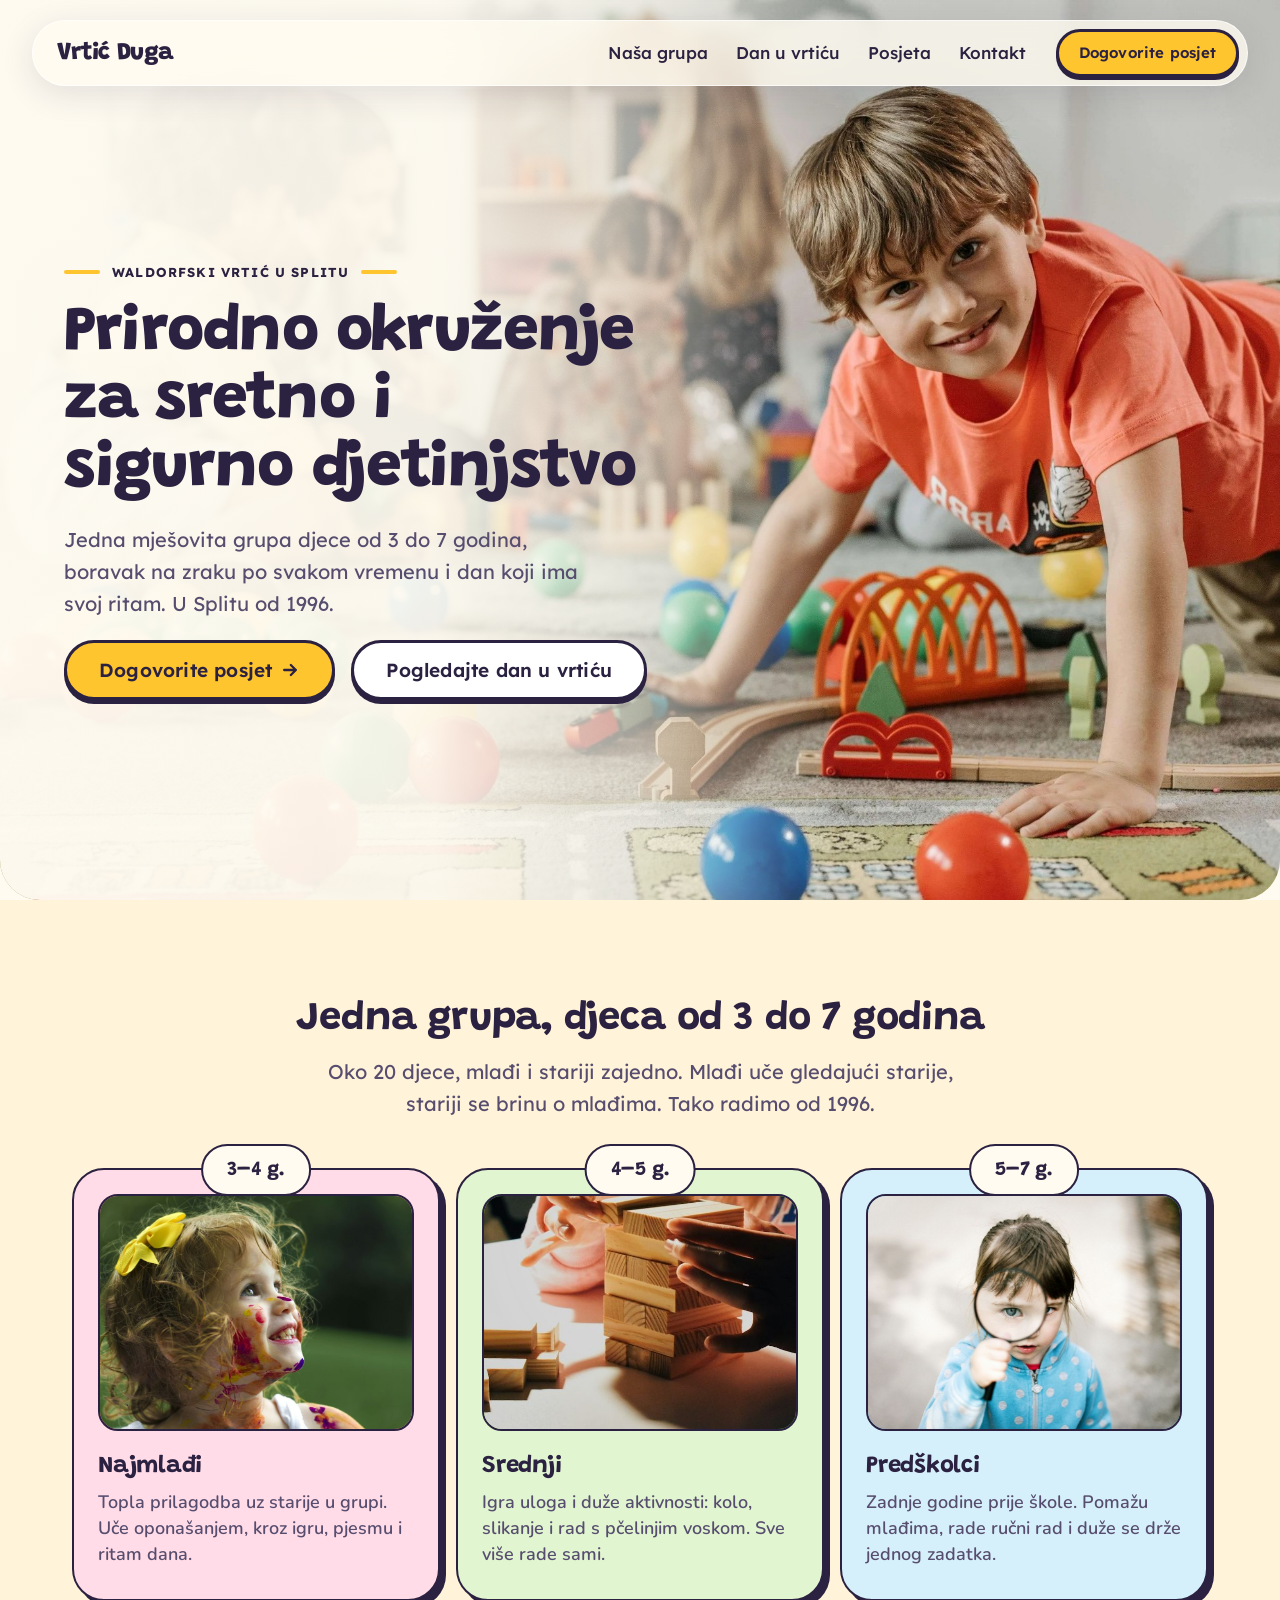
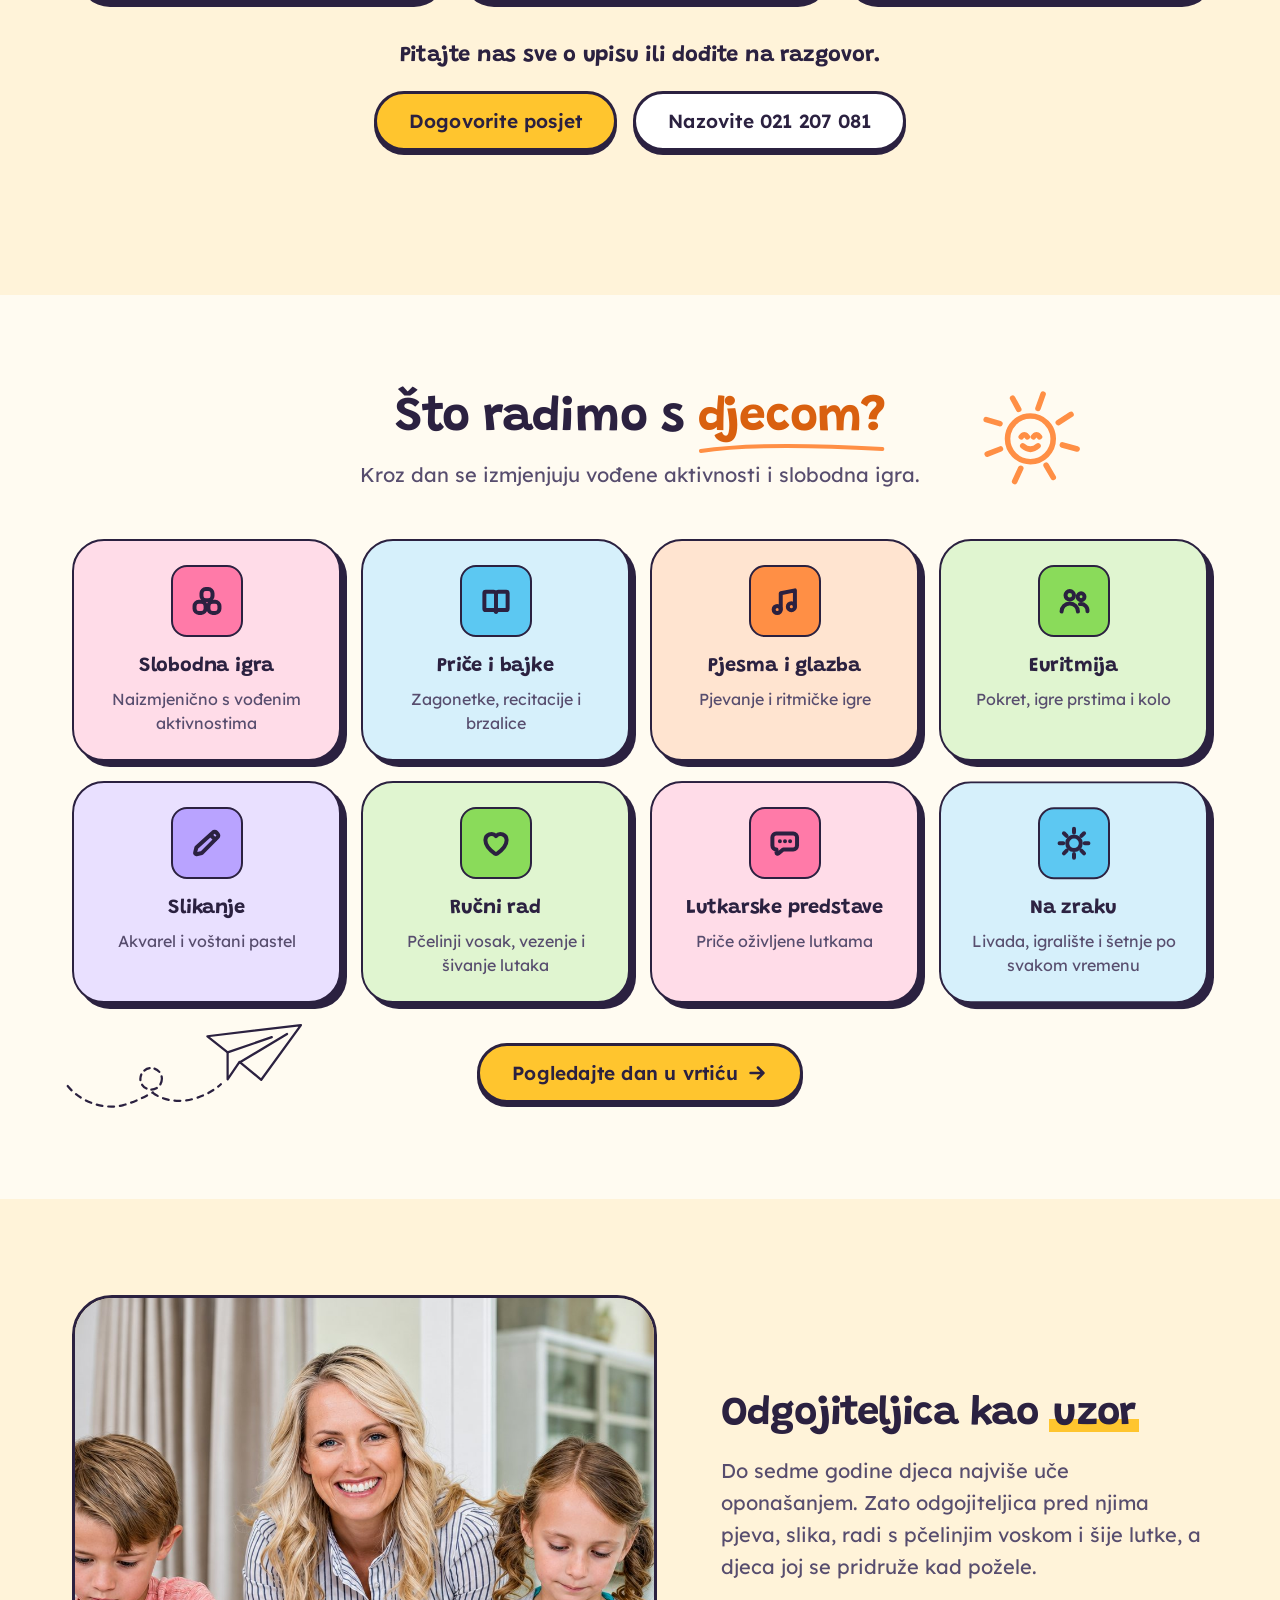
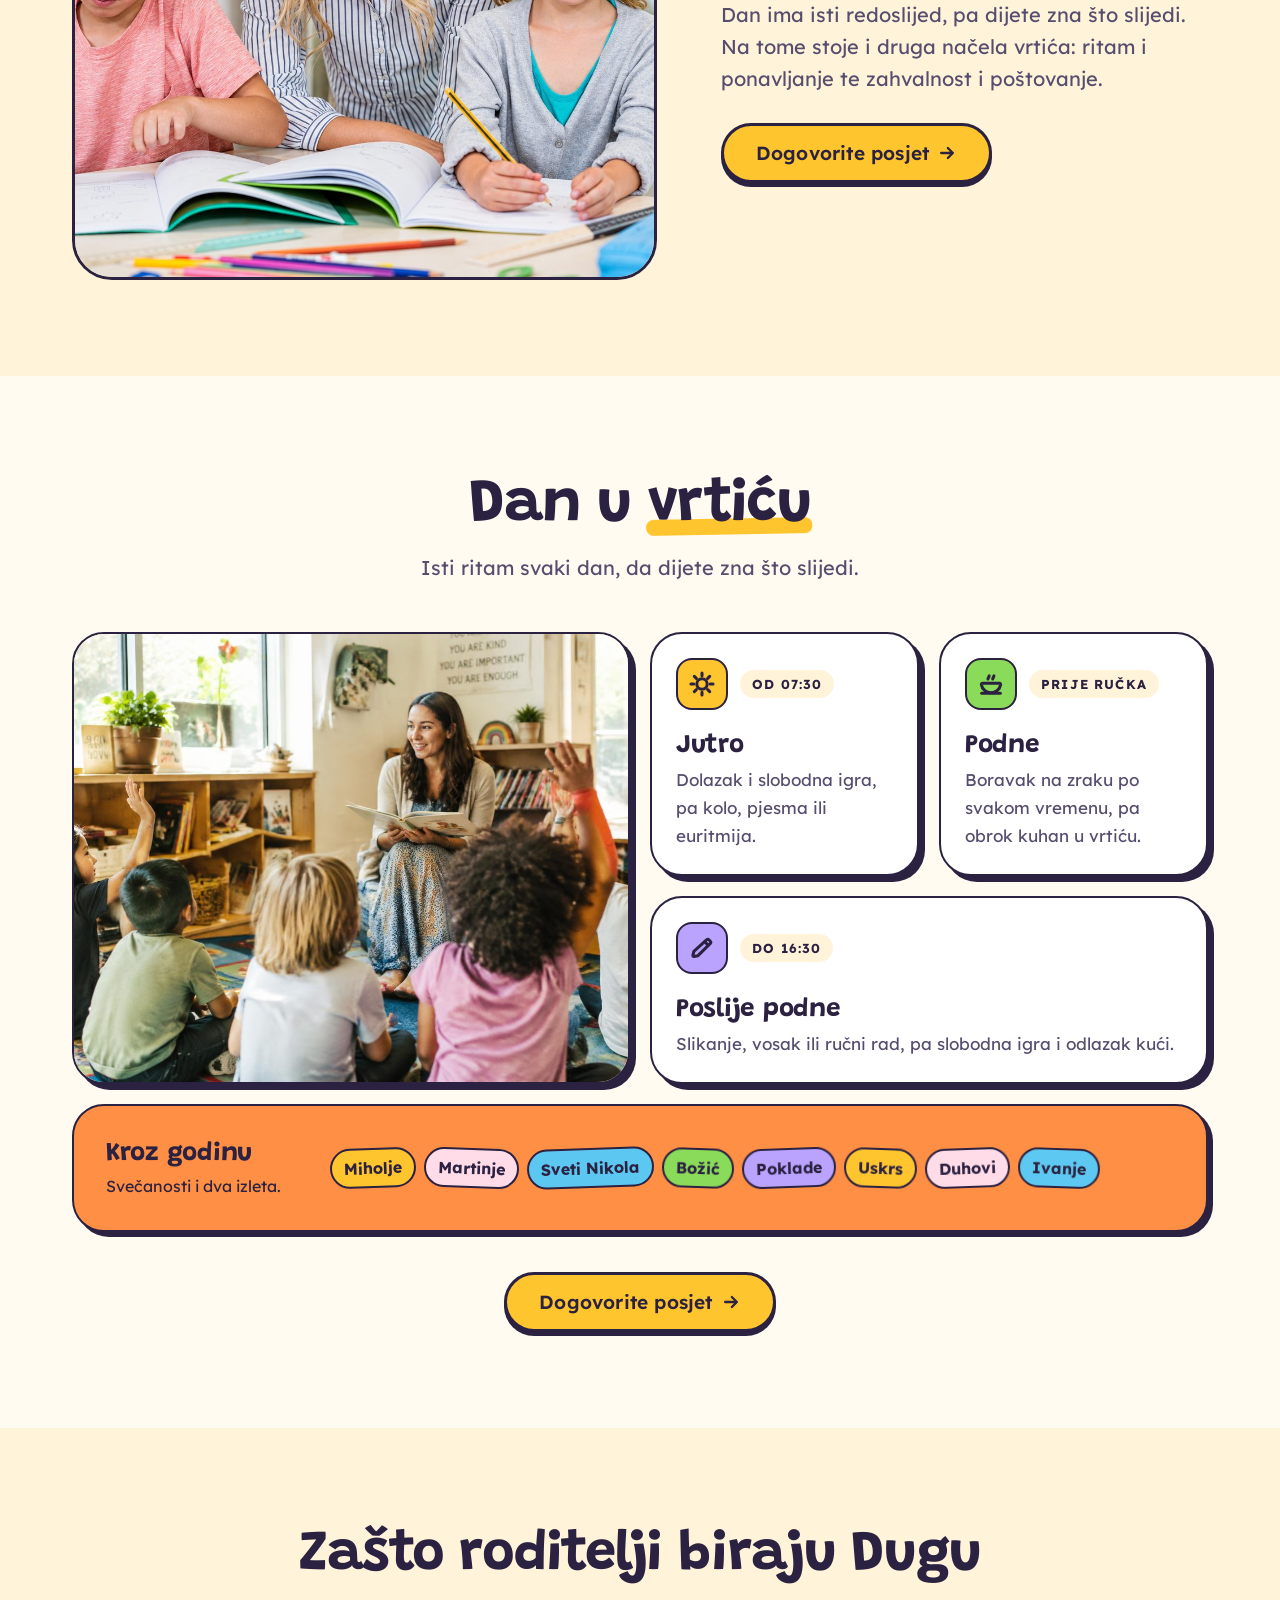
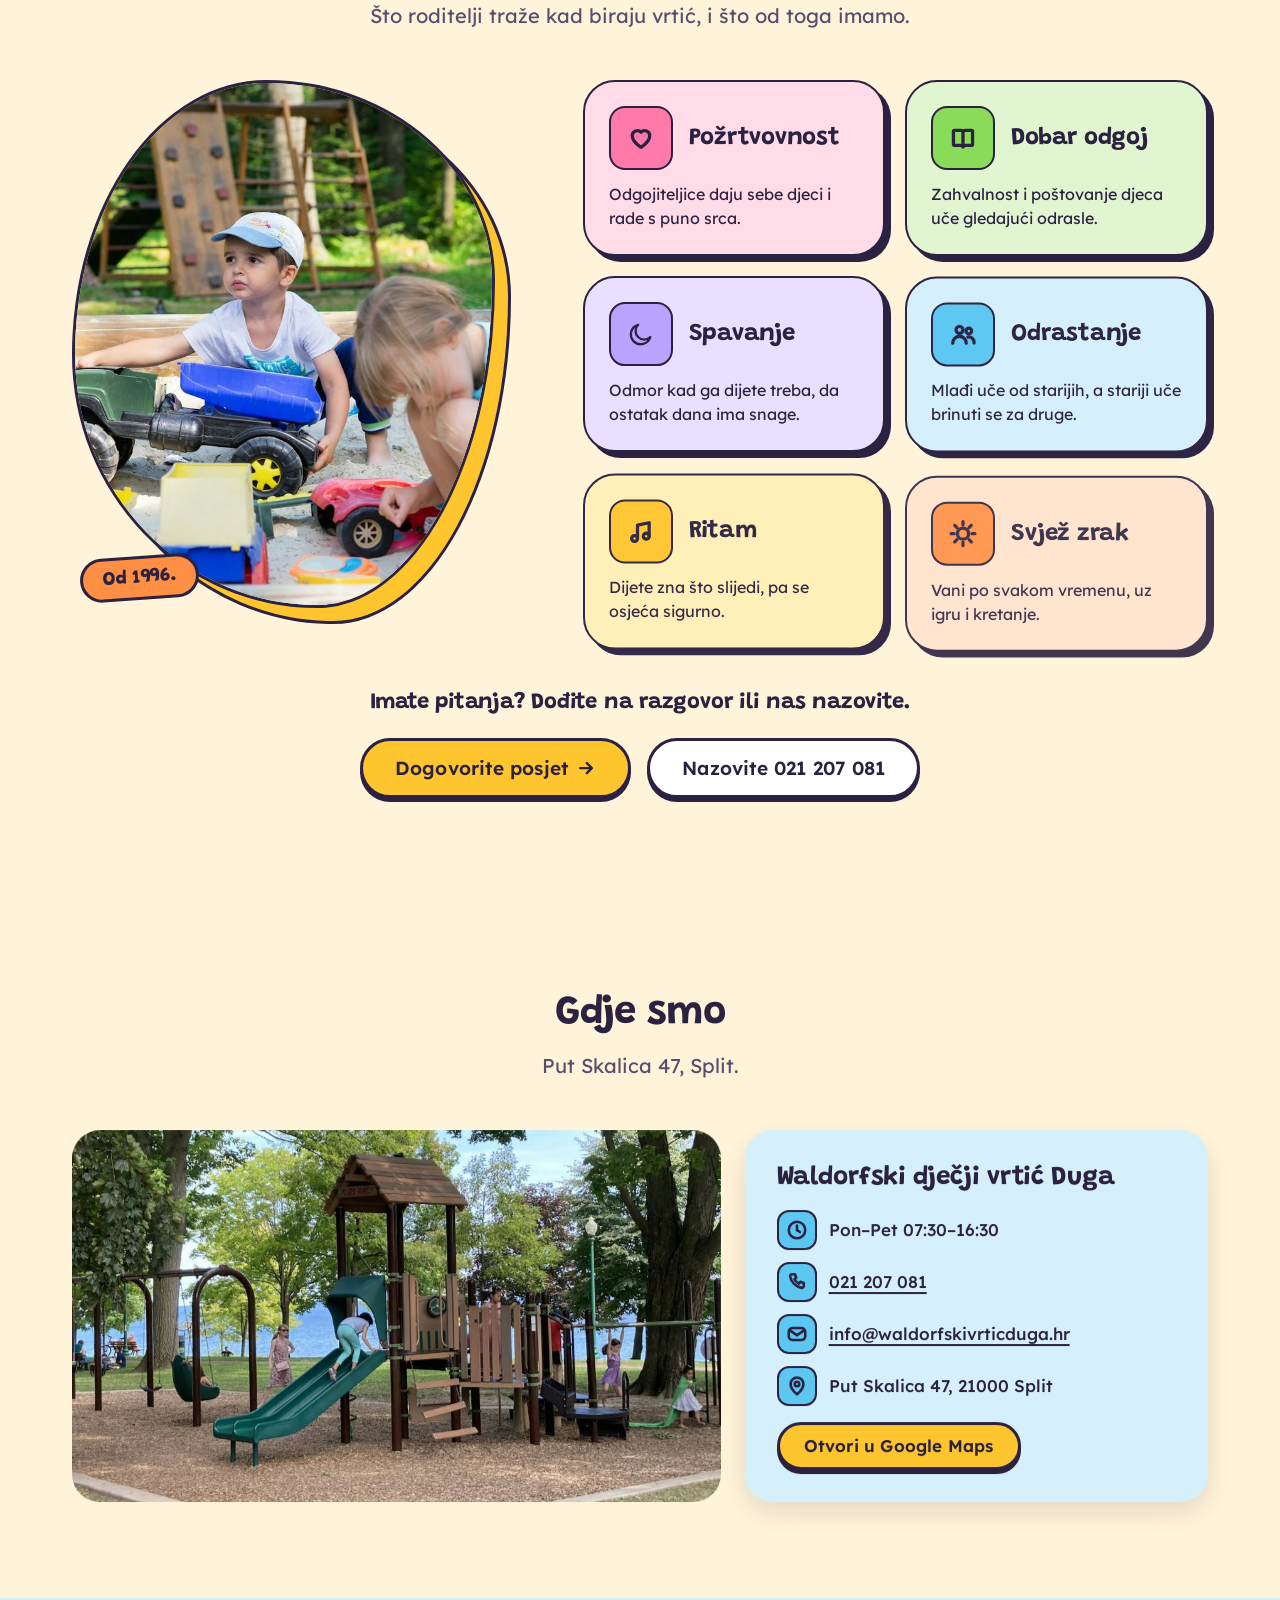
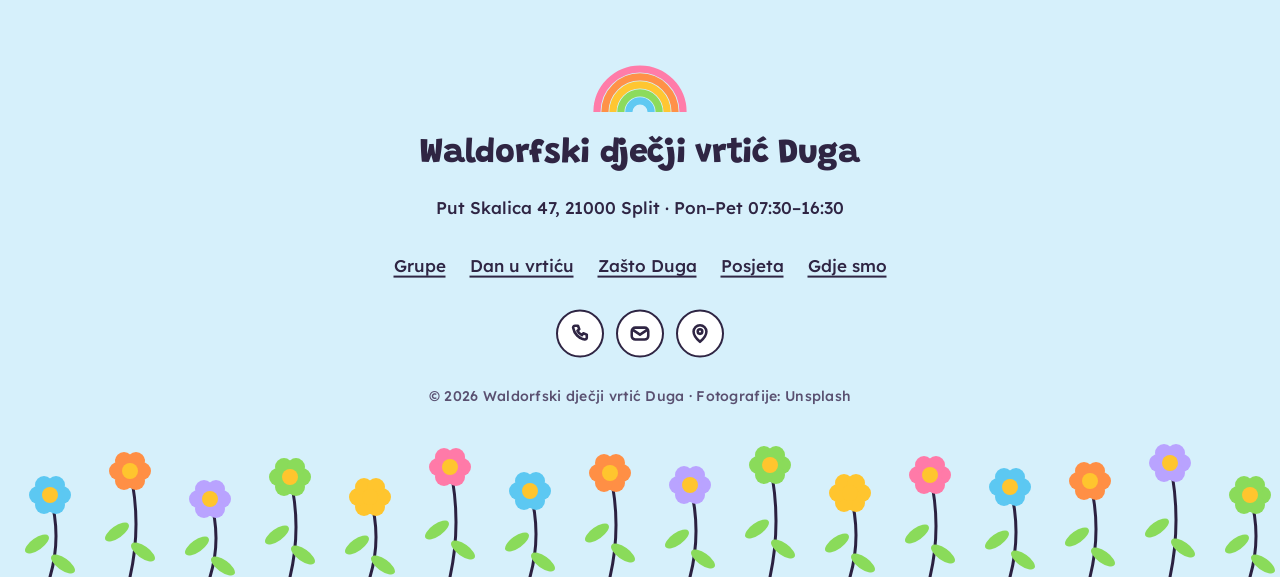
<file: index.html>
<!doctype html>
<html lang="hr">
<head>
<meta charset="utf-8">
<meta name="viewport" content="width=device-width, initial-scale=1">
<title>Waldorfski dječji vrtić Duga, Split</title>
<meta name="description" content="Waldorfski dječji vrtić Duga u Splitu. Jedna mješovita grupa djece od 3 do 7 godina, boravak na zraku po svakom vremenu i dan koji ima svoj ritam. U Splitu od 1996.">
<meta name="theme-color" content="#FFFBF1">
<meta property="og:type" content="website">
<meta property="og:locale" content="hr_HR">
<meta property="og:title" content="Waldorfski dječji vrtić Duga, Split">
<meta property="og:description" content="Waldorfski dječji vrtić Duga u Splitu. Jedna mješovita grupa djece od 3 do 7 godina, boravak na zraku po svakom vremenu i dan koji ima svoj ritam. U Splitu od 1996.">
<meta property="og:image" content="assets/img/hero-djecak-na-tepihu.jpg">
<link rel="icon" href="favicon.svg" type="image/svg+xml">
<link rel="preload" href="assets/fonts/Grandstander-latin.woff2" as="font" type="font/woff2" crossorigin>
<link rel="preload" href="assets/fonts/Lexend-latin.woff2" as="font" type="font/woff2" crossorigin>
<link rel="stylesheet" href="assets/css/style.css?v=3">
<script type="application/ld+json">{"@context": "https://schema.org", "@type": "Preschool", "name": "Waldorfski dječji vrtić Duga", "description": "Waldorfski dječji vrtić Duga u Splitu. Jedna mješovita grupa djece od 3 do 7 godina, boravak na zraku po svakom vremenu i dan koji ima svoj ritam. U Splitu od 1996.", "foundingDate": "1996", "telephone": "+38521207081", "email": "info@waldorfskivrticduga.hr", "address": {"@type": "PostalAddress", "streetAddress": "Put Skalica 47", "postalCode": "21000", "addressLocality": "Split", "addressCountry": "HR"}, "openingHours": "Mo-Fr 07:30-16:30"}</script>
</head>
<body>
<div class="pg">

<a class="skip" href="#sadrzaj">Preskoči na sadržaj</a>
<header class="vr-hd"><div class="vr-hd__bar"><a class="vr-hd__name" href="#">Vrtić Duga</a><button class="vr-hd__toggle" type="button" aria-expanded="false" aria-controls="vr-hd-nav"><svg class="vr-icon" width="22" height="22" viewBox="0 0 24 24" fill="none" stroke="currentColor" stroke-width="2.6" stroke-linecap="round" stroke-linejoin="round" stroke-miterlimit="2" aria-hidden="true"><path d="M4 7h16M4 12h16M4 17h16"></path></svg><span>Meni</span></button><nav class="vr-hd__nav" id="vr-hd-nav" aria-label="Glavni meni"><ul><li><a href="#grupe">Naša grupa</a></li><li><a href="#dan">Dan u vrtiću</a></li><li><a href="#posjeta">Posjeta</a></li><li><a href="#kontakt">Kontakt</a></li></ul><a class="vr-btn vr-btn--primary vr-btn--sm" href="#posjeta">Dogovorite posjet</a></nav></div></header>
<main id="sadrzaj">
<section class="hro" aria-labelledby="naslov"><div class="wrap hro-in"><div class="hro-copy"><p class="hro-eb"><span class="hro-dash" aria-hidden="true"></span>Waldorfski vrtić u Splitu<span class="hro-dash" aria-hidden="true"></span></p><h1 id="naslov" class="h1">Prirodno okruženje za sretno i sigurno djetinjstvo</h1><p class="lead">Jedna mješovita grupa djece od 3 do 7 godina, boravak na zraku po svakom vremenu i dan koji ima svoj ritam. U Splitu od 1996.</p><div class="btns"><a class="vr-btn vr-btn--primary vr-btn--lg" href="#posjeta">Dogovorite posjet<svg class="vr-icon" width="20" height="20" viewBox="0 0 24 24" fill="none" stroke="currentColor" stroke-width="2.6" stroke-linecap="round" stroke-linejoin="round" stroke-miterlimit="2" aria-hidden="true"><path d="M5 12h14M13 6l6 6-6 6"></path></svg></a><a class="vr-btn vr-btn--outline vr-btn--lg" href="#dan">Pogledajte dan u vrtiću</a></div></div><div class="hro-media"><img src="assets/img/hero-djecak-na-tepihu.jpg" alt="Dječak se smješka u kameru dok se djeca i odgojiteljica igraju na tepihu među šarenim loptama i drvenim vlakom"></div></div></section>
<section class="sec alt" id="grupe"><div class="wrap"><div class="head head--c"><h2 class="h2">Jedna grupa, djeca od 3 do 7 godina</h2><p class="lead">Oko 20 djece, mlađi i stariji zajedno. Mlađi uče gledajući starije, stariji se brinu o mlađima. Tako radimo od 1996.</p></div><div class="ug"><article class="ug-c t-berry"><span class="ug-age">3–4 g.</span><div class="ug-ph"><img src="assets/img/grupe-djevojcica-boja-na-licu.jpg" alt="Djevojčica s bojom na licu se smije" loading="lazy" decoding="async"></div><h3 class="h3">Najmlađi</h3><p class="small" style="font-size: 18px">Topla prilagodba uz starije u grupi. Uče oponašanjem, kroz igru, pjesmu i ritam dana.</p></article><article class="ug-c t-grass"><span class="ug-age">4–5 g.</span><div class="ug-ph"><img src="assets/img/aktivnosti-drvene-kocke.jpg" alt="Dijete slaže drvene kocke na stolu" loading="lazy" decoding="async"></div><h3 class="h3">Srednji</h3><p class="small" style="font-size: 18px">Igra uloga i duže aktivnosti: kolo, slikanje i rad s pčelinjim voskom. Sve više rade sami.</p></article><article class="ug-c t-sky"><span class="ug-age">5–7 g.</span><div class="ug-ph"><img src="assets/img/grupe-djevojcica-lupa.jpg" alt="Djevojčica gleda kroz lupu" loading="lazy" decoding="async"></div><h3 class="h3">Predškolci</h3><p class="small" style="font-size: 18px">Zadnje godine prije škole. Pomažu mlađima, rade ručni rad i duže se drže jednog zadatka.</p></article></div><div class="ug-cta"><p class="ug-cta-t">Pitajte nas sve o upisu ili dođite na razgovor.</p><div class="ug-cta-b"><a class="vr-btn vr-btn--primary vr-btn--lg" href="#posjeta">Dogovorite posjet</a><a class="vr-btn vr-btn--outline vr-btn--lg" href="tel:+38521207081">Nazovite 021 207 081</a></div></div><figure class="qt"></figure></div></section>
<section class="sec aj" aria-labelledby="aj-h"><div class="wrap aj-in"><svg class="aj-defs" width="0" height="0" aria-hidden="true" focusable="false"><defs><clipPath id="aj-blob-l" clipPathUnits="objectBoundingBox"><path d="M0.9415 0.3388C0.9775 0.4342 0.9433 0.5846 0.8963 0.6844C0.8493 0.7841 0.7553 0.9039 0.6596 0.9371C0.5638 0.9703 0.4218 0.9295 0.3216 0.8835C0.2214 0.8375 0.0955 0.7561 0.0585 0.6612C0.0215 0.5662 0.0519 0.4119 0.0994 0.3137C0.1469 0.2154 0.2468 0.1053 0.3437 0.0717C0.4405 0.0382 0.5808 0.0677 0.6804 0.1122C0.7800 0.1567 0.9055 0.2435 0.9415 0.3388Z"></path></clipPath><clipPath id="aj-blob-r" clipPathUnits="objectBoundingBox"><path d="M0.8685 0.7521C0.8090 0.8430 0.6883 0.9451 0.5866 0.9619C0.4850 0.9788 0.3484 0.9158 0.2585 0.8530C0.1686 0.7902 0.0672 0.6849 0.0473 0.5849C0.0274 0.4849 0.0782 0.3443 0.1392 0.2532C0.2003 0.1621 0.3134 0.0551 0.4134 0.0381C0.5133 0.0210 0.6505 0.0878 0.7388 0.1509C0.8272 0.2140 0.9219 0.3166 0.9435 0.4168C0.9651 0.5170 0.9280 0.6613 0.8685 0.7521Z"></path></clipPath></defs></svg><svg class="aj-sun" viewBox="0 0 260 220" aria-hidden="true" focusable="false" fill="none" stroke="#FF8F45" stroke-width="11" stroke-linecap="round" stroke-linejoin="round"><circle cx="115" cy="110" r="45"></circle><path d="M97 106q6-8 12 0M121 106q6-8 12 0"></path><path d="M100 124q15 13 30 0"></path><path d="M80 30 92 52M140 22 130 50M195 62 170 78M207 130 178 122M160 186 146 162M84 194 96 168M30 140 56 130M28 72 55 80"></path></svg><svg class="aj-plane" viewBox="40 60 1070 400" aria-hidden="true" focusable="false" fill="none" stroke="#2B2140" stroke-width="10" stroke-linecap="round" stroke-linejoin="round"><path d="M675 128 1092 78 915 322 818 242 765 320 765 200Z"></path><path d="M765 200 962 132M820 244 1030 118"></path><path d="M52 350C100 410 200 460 300 435 355 421 405 392 432 378M432 380C470 410 540 430 620 405 670 390 710 365 735 342" stroke-dasharray="26 26"></path><circle cx="424" cy="318" r="48" stroke-dasharray="26 22"></circle></svg><div class="aj-head"><h2 id="aj-h" class="h2">Što radimo s <span class="aj-acc">djecom?<svg viewBox="0 0 200 12" preserveAspectRatio="none" aria-hidden="true" focusable="false" fill="none" stroke="#FF8F45" stroke-width="4" stroke-linecap="round"><path d="M3 8C45 2 120 2 197 6"></path></svg></span></h2><p class="lead">Kroz dan se izmjenjuju vođene aktivnosti i slobodna igra.</p></div><div class="aj-phs"></div><ul class="aj-g"><li class="aj-c aj-berry"><span class="aj-ic"><svg class="vr-icon" width="34" height="34" viewBox="0 0 24 24" fill="none" stroke="currentColor" stroke-width="2.6" stroke-linecap="round" stroke-linejoin="round" stroke-miterlimit="2" aria-hidden="true"><rect x="3.2" y="12.6" width="7.8" height="7.8" rx="3"></rect><rect x="13" y="12.6" width="7.8" height="7.8" rx="3"></rect><rect x="8.1" y="3.6" width="7.8" height="7.8" rx="3"></rect></svg></span><h3 class="aj-t">Slobodna igra</h3><p class="aj-d">Naizmjenično s vođenim aktivnostima</p></li><li class="aj-c aj-sky"><span class="aj-ic"><svg class="vr-icon" width="34" height="34" viewBox="0 0 24 24" fill="none" stroke="currentColor" stroke-width="2.6" stroke-linecap="round" stroke-linejoin="round" stroke-miterlimit="2" aria-hidden="true"><path d="M4.8 5.4h5.4A1.9 1.9 0 0 1 12 6.6a1.9 1.9 0 0 1 1.8-1.2h5.4a1 1 0 0 1 1 1v11a1 1 0 0 1-1 1h-5.4A1.9 1.9 0 0 0 12 19.6a1.9 1.9 0 0 0-1.8-1.2H4.8a1 1 0 0 1-1-1v-11a1 1 0 0 1 1-1z"></path><path d="M12 6.6v13"></path></svg></span><h3 class="aj-t">Priče i bajke</h3><p class="aj-d">Zagonetke, recitacije i brzalice</p></li><li class="aj-c aj-tang"><span class="aj-ic"><svg class="vr-icon" width="34" height="34" viewBox="0 0 24 24" fill="none" stroke="currentColor" stroke-width="2.6" stroke-linecap="round" stroke-linejoin="round" stroke-miterlimit="2" aria-hidden="true"><path d="M9 18V6.5l10-2V16"></path><circle cx="6.5" cy="18" r="2.5"></circle><circle cx="16.5" cy="16" r="2.5"></circle></svg></span><h3 class="aj-t">Pjesma i glazba</h3><p class="aj-d">Pjevanje i ritmičke igre</p></li><li class="aj-c aj-grass"><span class="aj-ic"><svg class="vr-icon" width="34" height="34" viewBox="0 0 24 24" fill="none" stroke="currentColor" stroke-width="2.6" stroke-linecap="round" stroke-linejoin="round" stroke-miterlimit="2" aria-hidden="true"><circle cx="9" cy="8" r="3"></circle><path d="M3.2 19.5a5.8 5.8 0 0 1 11.6 0"></path><circle cx="17" cy="9" r="2.4"></circle><path d="M16.2 14.2a4.6 4.6 0 0 1 5.3 5.1"></path></svg></span><h3 class="aj-t">Euritmija</h3><p class="aj-d">Pokret, igre prstima i kolo</p></li><li class="aj-c aj-lilac"><span class="aj-ic"><svg class="vr-icon" width="34" height="34" viewBox="0 0 24 24" fill="none" stroke="currentColor" stroke-width="2.6" stroke-linecap="round" stroke-linejoin="round" stroke-miterlimit="2" aria-hidden="true"><path d="M4.6 19.9a.9.9 0 0 1-1-1.1l.9-3.6L16.2 4.6a1.7 1.7 0 0 1 2.4 0l.9.9a1.7 1.7 0 0 1 0 2.4L8.3 19.1z"></path><path d="M14.6 6.4l3.1 3.1"></path></svg></span><h3 class="aj-t">Slikanje</h3><p class="aj-d">Akvarel i voštani pastel</p></li><li class="aj-c aj-grass"><span class="aj-ic"><svg class="vr-icon" width="34" height="34" viewBox="0 0 24 24" fill="none" stroke="currentColor" stroke-width="2.6" stroke-linecap="round" stroke-linejoin="round" stroke-miterlimit="2" aria-hidden="true"><path d="M12 19.8a1 1 0 0 1-.6-.2C8.3 17.5 4.5 14 4.5 9.9A4.3 4.3 0 0 1 12 7.1a4.3 4.3 0 0 1 7.5 2.8c0 4.1-3.8 7.6-6.9 9.7a1 1 0 0 1-.6.2z"></path></svg></span><h3 class="aj-t">Ručni rad</h3><p class="aj-d">Pčelinji vosak, vezenje i šivanje lutaka</p></li><li class="aj-c aj-berry"><span class="aj-ic"><svg class="vr-icon" width="34" height="34" viewBox="0 0 24 24" fill="none" stroke="currentColor" stroke-width="2.6" stroke-linecap="round" stroke-linejoin="round" stroke-miterlimit="2" aria-hidden="true"><path d="M6.2 5.2h11.6A2.7 2.7 0 0 1 20.5 7.9v5.9a2.7 2.7 0 0 1-2.7 2.7h-7.1l-3.4 2.9a.8.8 0 0 1-1.3-.6v-2.3h-.2A2.7 2.7 0 0 1 3.1 13.8V7.9a2.7 2.7 0 0 1 2.7-2.7z"></path><path d="M8.4 10.8h.01M12 10.8h.01M15.6 10.8h.01"></path></svg></span><h3 class="aj-t">Lutkarske predstave</h3><p class="aj-d">Priče oživljene lutkama</p></li><li class="aj-c aj-sky"><span class="aj-ic"><svg class="vr-icon" width="34" height="34" viewBox="0 0 24 24" fill="none" stroke="currentColor" stroke-width="2.6" stroke-linecap="round" stroke-linejoin="round" stroke-miterlimit="2" aria-hidden="true"><circle cx="12" cy="12" r="4.8"></circle><path d="M12 1.8v2.6M12 19.6v2.6M1.8 12h2.6M19.6 12h2.6M4.9 4.9l1.9 1.9M17.2 17.2l1.9 1.9M4.9 19.1l1.9-1.9M17.2 6.8l1.9-1.9"></path></svg></span><h3 class="aj-t">Na zraku</h3><p class="aj-d">Livada, igralište i šetnje po svakom vremenu</p></li></ul><div class="aj-cta"><a class="vr-btn vr-btn--lg aj-btn" href="#dan">Pogledajte dan u vrtiću<svg class="vr-icon" width="22" height="22" viewBox="0 0 24 24" fill="none" stroke="currentColor" stroke-width="2.6" stroke-linecap="round" stroke-linejoin="round" stroke-miterlimit="2" aria-hidden="true"><path d="M5 12h14M13 6l6 6-6 6"></path></svg></a></div></div></section><section class="sec alt tt" id="odgojiteljica" aria-labelledby="tt-h"><div class="wrap"><div class="tt-g"><figure class="tt-ph"><img src="assets/img/odgojiteljica-s-djecom.jpg" alt="Nasmijana odgojiteljica stoji iza dvoje djece koja crtaju za stolom" loading="lazy" decoding="async"></figure><div class="tt-copy"><h2 id="tt-h" class="h2">Odgojiteljica kao <span class="tt-hl">uzor</span></h2><p class="tt-x">Do sedme godine djeca najviše uče oponašanjem. Zato odgojiteljica pred njima pjeva, slika, radi s pčelinjim voskom i šije lutke, a djeca joj se pridruže kad požele.</p><p class="tt-x">Dan ima isti redoslijed, pa dijete zna što slijedi. Na tome stoje i druga načela vrtića: ritam i ponavljanje te zahvalnost i poštovanje.</p><div class="tt-btn"><a class="vr-btn vr-btn--primary vr-btn--lg" href="#posjeta">Dogovorite posjet<svg class="vr-icon" width="20" height="20" viewBox="0 0 24 24" fill="none" stroke="currentColor" stroke-width="2.6" stroke-linecap="round" stroke-linejoin="round" stroke-miterlimit="2" aria-hidden="true"><path d="M5 12h14M13 6l6 6-6 6"></path></svg></a></div></div></div></div></section>
<section class="sec bd" id="dan" aria-labelledby="dan-h" style="background-color: var(--surface-100, #fffbf1)"><div class="wrap"><div class="bd-head"><h2 id="dan-h" class="h2">Dan u <span class="bd-hl"><span class="bd-bar" aria-hidden="true"></span><span class="bd-hw">vrtiću</span></span></h2><p class="lead">Isti ritam svaki dan, da dijete zna što slijedi.</p></div><div class="bd-grid"><figure class="bd-ph"><img src="assets/img/dan-u-vrticu-kolo-u-sobi.jpg" alt="Djeca sjede na tepihu u sobi i dižu ruke dok odgojiteljica čita" width="1536" height="1024" loading="lazy" decoding="async"></figure><article class="bd-c t-sun"><div class="bd-top"><span class="bd-ic"><svg class="vr-icon" width="26" height="26" viewBox="0 0 24 24" fill="none" stroke="currentColor" stroke-width="2.6" stroke-linecap="round" stroke-linejoin="round" stroke-miterlimit="2" aria-hidden="true"><circle cx="12" cy="12" r="4.8"></circle><path d="M12 1.8v2.6M12 19.6v2.6M1.8 12h2.6M19.6 12h2.6M4.9 4.9l1.9 1.9M17.2 17.2l1.9 1.9M4.9 19.1l1.9-1.9M17.2 6.8l1.9-1.9"></path></svg></span><span class="bd-w">Od 07:30</span></div><h3 class="bd-t">Jutro</h3><p class="bd-x">Dolazak i slobodna igra, pa kolo, pjesma ili euritmija.</p></article><article class="bd-c t-grass"><div class="bd-top"><span class="bd-ic"><svg class="vr-icon" width="26" height="26" viewBox="0 0 24 24" fill="none" stroke="currentColor" stroke-width="2.6" stroke-linecap="round" stroke-linejoin="round" stroke-miterlimit="2" aria-hidden="true"><path d="M4 11.4h16a.9.9 0 0 1 .9 1 9 9 0 0 1-17.8 0 .9.9 0 0 1 .9-1z"></path><path d="M9.2 7.4c0-1.4 1.1-1.7 1.1-3.1"></path><path d="M13.6 7.4c0-1.4 1.1-1.7 1.1-3.1"></path><path d="M3.4 20.6h17.2"></path></svg></span><span class="bd-w">Prije ručka</span></div><h3 class="bd-t">Podne</h3><p class="bd-x">Boravak na zraku po svakom vremenu, pa obrok kuhan u vrtiću.</p></article><article class="bd-c t-lilac bd-wide"><div class="bd-top"><span class="bd-ic"><svg class="vr-icon" width="26" height="26" viewBox="0 0 24 24" fill="none" stroke="currentColor" stroke-width="2.6" stroke-linecap="round" stroke-linejoin="round" stroke-miterlimit="2" aria-hidden="true"><path d="M4.6 19.9a.9.9 0 0 1-1-1.1l.9-3.6L16.2 4.6a1.7 1.7 0 0 1 2.4 0l.9.9a1.7 1.7 0 0 1 0 2.4L8.3 19.1z"></path><path d="M14.6 6.4l3.1 3.1"></path></svg></span><span class="bd-w">Do 16:30</span></div><h3 class="bd-t">Poslije podne</h3><p class="bd-x">Slikanje, vosak ili ručni rad, pa slobodna igra i odlazak kući.</p></article></div><div class="bd-year"><div class="bd-yt"><h3 class="bd-yh">Kroz godinu</h3><p class="bd-yx">Svečanosti i dva izleta.</p></div><ul class="bd-chips"><li>Miholje</li><li>Martinje</li><li>Sveti Nikola</li><li>Božić</li><li>Poklade</li><li>Uskrs</li><li>Duhovi</li><li>Ivanje</li></ul></div><div class="bd-cta"><a class="vr-btn vr-btn--primary vr-btn--lg" href="#posjeta">Dogovorite posjet<svg class="vr-icon" width="20" height="20" viewBox="0 0 24 24" fill="none" stroke="currentColor" stroke-width="2.6" stroke-linecap="round" stroke-linejoin="round" stroke-miterlimit="2" aria-hidden="true"><path d="M5 12h14M13 6l6 6-6 6"></path></svg></a></div></div></section><section class="sec" id="zasto" style="background-color: var(--surface-200, #fff3d9)"><div class="wrap"><div class="head head--c"><h2 class="h2 zw"><span>Zašto roditelji</span> <span>biraju Dugu</span></h2><p class="lead">Što roditelji traže kad biraju vrtić, i što od toga imamo.</p></div><div class="z3"><figure class="z3-ph"><div class="z3-big"><img src="assets/img/zasto-pjescanik.jpg" alt="Troje djece se igra u pješčaniku u vrtu" loading="lazy" decoding="async"></div><span class="z3-badge">Od 1996.</span></figure><div class="z3-copy"><ul class="z3-l"><li class="z3-i t-berry"><span class="z3-ic"><svg class="vr-icon" width="28" height="28" viewBox="0 0 24 24" fill="none" stroke="currentColor" stroke-width="2.6" stroke-linecap="round" stroke-linejoin="round" stroke-miterlimit="2" aria-hidden="true"><path d="M12 19.8a1 1 0 0 1-.6-.2C8.3 17.5 4.5 14 4.5 9.9A4.3 4.3 0 0 1 12 7.1a4.3 4.3 0 0 1 7.5 2.8c0 4.1-3.8 7.6-6.9 9.7a1 1 0 0 1-.6.2z"></path></svg></span><h3 class="h3">Požrtvovnost</h3><p class="small">Odgojiteljice daju sebe djeci i rade s puno srca.</p></li><li class="z3-i t-grass"><span class="z3-ic"><svg class="vr-icon" width="28" height="28" viewBox="0 0 24 24" fill="none" stroke="currentColor" stroke-width="2.6" stroke-linecap="round" stroke-linejoin="round" stroke-miterlimit="2" aria-hidden="true"><path d="M4.8 5.4h5.4A1.9 1.9 0 0 1 12 6.6a1.9 1.9 0 0 1 1.8-1.2h5.4a1 1 0 0 1 1 1v11a1 1 0 0 1-1 1h-5.4A1.9 1.9 0 0 0 12 19.6a1.9 1.9 0 0 0-1.8-1.2H4.8a1 1 0 0 1-1-1v-11a1 1 0 0 1 1-1z"></path><path d="M12 6.6v13"></path></svg></span><h3 class="h3">Dobar odgoj</h3><p class="small">Zahvalnost i poštovanje djeca uče gledajući odrasle.</p></li><li class="z3-i t-lilac"><span class="z3-ic"><svg width="28" height="28" viewBox="0 0 24 24" fill="none" stroke="currentColor" stroke-width="2" stroke-linecap="round" stroke-linejoin="round" aria-hidden="true"><path d="M20 14.5A8.5 8.5 0 1 1 9.5 4a7 7 0 0 0 10.5 10.5Z"></path></svg></span><h3 class="h3">Spavanje</h3><p class="small">Odmor kad ga dijete treba, da ostatak dana ima snage.</p></li><li class="z3-i t-sky"><span class="z3-ic"><svg class="vr-icon" width="28" height="28" viewBox="0 0 24 24" fill="none" stroke="currentColor" stroke-width="2.6" stroke-linecap="round" stroke-linejoin="round" stroke-miterlimit="2" aria-hidden="true"><circle cx="9" cy="8" r="3"></circle><path d="M3.2 19.5a5.8 5.8 0 0 1 11.6 0"></path><circle cx="17" cy="9" r="2.4"></circle><path d="M16.2 14.2a4.6 4.6 0 0 1 5.3 5.1"></path></svg></span><h3 class="h3">Odrastanje</h3><p class="small">Mlađi uče od starijih, a stariji uče brinuti se za druge.</p></li><li class="z3-i t-sun"><span class="z3-ic"><svg class="vr-icon" width="28" height="28" viewBox="0 0 24 24" fill="none" stroke="currentColor" stroke-width="2.6" stroke-linecap="round" stroke-linejoin="round" stroke-miterlimit="2" aria-hidden="true"><path d="M9 18V6.5l10-2V16"></path><circle cx="6.5" cy="18" r="2.5"></circle><circle cx="16.5" cy="16" r="2.5"></circle></svg></span><h3 class="h3">Ritam</h3><p class="small">Dijete zna što slijedi, pa se osjeća sigurno.</p></li><li class="z3-i t-tangerine"><span class="z3-ic"><svg class="vr-icon" width="28" height="28" viewBox="0 0 24 24" fill="none" stroke="currentColor" stroke-width="2.6" stroke-linecap="round" stroke-linejoin="round" stroke-miterlimit="2" aria-hidden="true"><circle cx="12" cy="12" r="4.8"></circle><path d="M12 1.8v2.6M12 19.6v2.6M1.8 12h2.6M19.6 12h2.6M4.9 4.9l1.9 1.9M17.2 17.2l1.9 1.9M4.9 19.1l1.9-1.9M17.2 6.8l1.9-1.9"></path></svg></span><h3 class="h3">Svjež zrak</h3><p class="small">Vani po svakom vremenu, uz igru i kretanje.</p></li></ul></div></div><div class="z3-cta"><p class="z3-cta-t">Imate pitanja? Dođite na razgovor ili nas nazovite.</p><div class="z3-btn"><a class="vr-btn vr-btn--primary vr-btn--lg" href="#posjeta">Dogovorite posjet<svg class="vr-icon" width="20" height="20" viewBox="0 0 24 24" fill="none" stroke="currentColor" stroke-width="2.6" stroke-linecap="round" stroke-linejoin="round" stroke-miterlimit="2" aria-hidden="true"><path d="M5 12h14M13 6l6 6-6 6"></path></svg></a><a class="vr-btn vr-btn--outline vr-btn--lg" href="tel:+38521207081">Nazovite 021 207 081</a></div></div></div></section>
<section class="sec alt" id="kontakt"><div class="wrap"><div class="head head--c"><h2 class="h2">Gdje smo</h2><p class="lead">Put Skalica 47, Split.</p></div><div class="contact"><article class="vr-cc vr-tone-sky"><h3 class="vr-cc__title">Waldorfski dječji vrtić Duga</h3><ul class="vr-cc__list"><li><span class="vr-cc__ic"><svg class="vr-icon" width="22" height="22" viewBox="0 0 24 24" fill="none" stroke="currentColor" stroke-width="2.6" stroke-linecap="round" stroke-linejoin="round" stroke-miterlimit="2" aria-hidden="true"><circle cx="12" cy="12" r="9"></circle><path d="M12 7v5.2l3.2 2"></path></svg></span><span class="vr-cc__val">Pon–Pet 07:30–16:30</span></li><li><span class="vr-cc__ic"><svg class="vr-icon" width="22" height="22" viewBox="0 0 24 24" fill="none" stroke="currentColor" stroke-width="2.6" stroke-linecap="round" stroke-linejoin="round" stroke-miterlimit="2" aria-hidden="true"><path d="M6.5 3.5h3.3l1.4 3.8-2 1.5a10.5 10.5 0 0 0 4.9 4.9l1.5-2 3.8 1.4v3.3a2 2 0 0 1-2.2 2A15.5 15.5 0 0 1 4.5 5.7a2 2 0 0 1 2-2.2z"></path></svg></span><span class="vr-cc__val"><a href="tel:021207081">021 207 081</a></span></li><li><span class="vr-cc__ic"><svg class="vr-icon" width="22" height="22" viewBox="0 0 24 24" fill="none" stroke="currentColor" stroke-width="2.6" stroke-linecap="round" stroke-linejoin="round" stroke-miterlimit="2" aria-hidden="true"><rect x="3" y="5.5" width="18" height="13" rx="4"></rect><path d="M4.2 8L12 13.2 19.8 8"></path></svg></span><span class="vr-cc__val"><a href="mailto:info@waldorfskivrticduga.hr">info@waldorfskivrticduga.hr</a></span></li><li><span class="vr-cc__ic"><svg class="vr-icon" width="22" height="22" viewBox="0 0 24 24" fill="none" stroke="currentColor" stroke-width="2.6" stroke-linecap="round" stroke-linejoin="round" stroke-miterlimit="2" aria-hidden="true"><path d="M12 21s7-5.8 7-11.2a7 7 0 0 0-14 0C5 15.2 12 21 12 21z"></path><circle cx="12" cy="9.8" r="2.5"></circle></svg></span><span class="vr-cc__val">Put Skalica 47, 21000 Split</span></li></ul><a class="vr-btn vr-btn--primary vr-btn--md" href="https://www.google.com/maps/search/?api=1&amp;query=Put+Skalica+47%2C+21000+Split">Otvori u Google Maps</a></article><div class="contact-media"><div class="frame "><img src="assets/img/kontakt-igraliste.jpg" alt="Igralište među drvećem" loading="lazy" decoding="async"></div></div></div></div></section>
</main>
<footer class="ft"><div class="wrap"><div class="f3-in"><svg viewBox="0 0 120 64" width="96" height="51" aria-hidden="true" focusable="false"><path d="M6 62 A54 54 0 0 1 114 62" fill="none" stroke="#FF7AA8" stroke-width="9"></path><path d="M16 62 A44 44 0 0 1 104 62" fill="none" stroke="#FF8F45" stroke-width="9"></path><path d="M26 62 A34 34 0 0 1 94 62" fill="none" stroke="#FFC52E" stroke-width="9"></path><path d="M36 62 A24 24 0 0 1 84 62" fill="none" stroke="#8ADB5A" stroke-width="9"></path><path d="M46 62 A14 14 0 0 1 74 62" fill="none" stroke="#5CC8F2" stroke-width="9"></path></svg><p class="f-name">Waldorfski dječji vrtić Duga</p><p class="f3-addr">Put Skalica 47, 21000 Split<span class="f3-dot"> · </span><span class="f3-nw">Pon–Pet 07:30–16:30</span></p>
<nav class="f3-n" aria-label="Podnožje"><ul><li><a href="#grupe">Grupe</a></li><li><a href="#dan">Dan u vrtiću</a></li><li><a href="#zasto">Zašto Duga</a></li><li><a href="#posjeta">Posjeta</a></li><li><a href="#kontakt">Gdje smo</a></li></ul></nav><ul class="f-ic"><a href="tel:+38521207081" aria-label="Nazovite 021 207 081"><svg class="vr-icon" width="22" height="22" viewBox="0 0 24 24" fill="none" stroke="currentColor" stroke-width="2.6" stroke-linecap="round" stroke-linejoin="round" stroke-miterlimit="2" aria-hidden="true"><path d="M6.5 3.5h3.3l1.4 3.8-2 1.5a10.5 10.5 0 0 0 4.9 4.9l1.5-2 3.8 1.4v3.3a2 2 0 0 1-2.2 2A15.5 15.5 0 0 1 4.5 5.7a2 2 0 0 1 2-2.2z"></path></svg><span class="f3-ct">Nazovite 021 207 081</span></a><a href="mailto:info@waldorfskivrticduga.hr" aria-label="Pošaljite e-mail"><svg class="vr-icon" width="22" height="22" viewBox="0 0 24 24" fill="none" stroke="currentColor" stroke-width="2.6" stroke-linecap="round" stroke-linejoin="round" stroke-miterlimit="2" aria-hidden="true"><rect x="3" y="5.5" width="18" height="13" rx="4"></rect><path d="M4.2 8L12 13.2 19.8 8"></path></svg><span class="f3-ct">info@waldorfskivrticduga.hr</span></a><a href="https://www.google.com/maps/search/?api=1&amp;query=Put+Skalica+47%2C+21000+Split" aria-label="Otvori u Google Maps" target="_blank" rel="noopener"><svg class="vr-icon" width="22" height="22" viewBox="0 0 24 24" fill="none" stroke="currentColor" stroke-width="2.6" stroke-linecap="round" stroke-linejoin="round" stroke-miterlimit="2" aria-hidden="true"><path d="M12 21s7-5.8 7-11.2a7 7 0 0 0-14 0C5 15.2 12 21 12 21z"></path><circle cx="12" cy="9.8" r="2.5"></circle></svg><span class="f3-ct">Otvorite kartu</span></a></ul><p class="f3-bot">© 2026 Waldorfski dječji vrtić Duga<span class="f3-dot"> · </span><span class="f3-nw">Fotografije: Unsplash</span></p></div></div><svg class="f3-art" viewBox="0 0 1600 140" aria-hidden="true" focusable="false"><path d="M50 140 Q62 92 50 44" fill="none" stroke="#2B2140" stroke-width="3" stroke-linecap="round"></path><ellipse cx="37" cy="100" rx="14" ry="6" fill="#8ADB5A" transform="rotate(-35 37 100)"></ellipse><ellipse cx="63" cy="120" rx="14" ry="6" fill="#8ADB5A" transform="rotate(35 63 120)"></ellipse><circle cx="62" cy="44" r="9" fill="#FFC52E"></circle><circle cx="56" cy="54" r="9" fill="#FFC52E"></circle><circle cx="44" cy="54" r="9" fill="#FFC52E"></circle><circle cx="38" cy="44" r="9" fill="#FFC52E"></circle><circle cx="44" cy="34" r="9" fill="#FFC52E"></circle><circle cx="56" cy="34" r="9" fill="#FFC52E"></circle><circle cx="50" cy="44" r="8" fill="#FFC52E"></circle><path d="M130 140 Q142 83 130 26" fill="none" stroke="#2B2140" stroke-width="3" stroke-linecap="round"></path><ellipse cx="117" cy="91" rx="14" ry="6" fill="#8ADB5A" transform="rotate(-35 117 91)"></ellipse><ellipse cx="143" cy="111" rx="14" ry="6" fill="#8ADB5A" transform="rotate(35 143 111)"></ellipse><circle cx="142" cy="26" r="9" fill="#FF7AA8"></circle><circle cx="136" cy="36" r="9" fill="#FF7AA8"></circle><circle cx="124" cy="36" r="9" fill="#FF7AA8"></circle><circle cx="118" cy="26" r="9" fill="#FF7AA8"></circle><circle cx="124" cy="16" r="9" fill="#FF7AA8"></circle><circle cx="136" cy="16" r="9" fill="#FF7AA8"></circle><circle cx="130" cy="26" r="8" fill="#FFC52E"></circle><path d="M210 140 Q222 99 210 58" fill="none" stroke="#2B2140" stroke-width="3" stroke-linecap="round"></path><ellipse cx="197" cy="107" rx="14" ry="6" fill="#8ADB5A" transform="rotate(-35 197 107)"></ellipse><ellipse cx="223" cy="127" rx="14" ry="6" fill="#8ADB5A" transform="rotate(35 223 127)"></ellipse><circle cx="222" cy="58" r="9" fill="#5CC8F2"></circle><circle cx="216" cy="68" r="9" fill="#5CC8F2"></circle><circle cx="204" cy="68" r="9" fill="#5CC8F2"></circle><circle cx="198" cy="58" r="9" fill="#5CC8F2"></circle><circle cx="204" cy="48" r="9" fill="#5CC8F2"></circle><circle cx="216" cy="48" r="9" fill="#5CC8F2"></circle><circle cx="210" cy="58" r="8" fill="#FFC52E"></circle><path d="M290 140 Q302 87 290 34" fill="none" stroke="#2B2140" stroke-width="3" stroke-linecap="round"></path><ellipse cx="277" cy="95" rx="14" ry="6" fill="#8ADB5A" transform="rotate(-35 277 95)"></ellipse><ellipse cx="303" cy="115" rx="14" ry="6" fill="#8ADB5A" transform="rotate(35 303 115)"></ellipse><circle cx="302" cy="34" r="9" fill="#FF8F45"></circle><circle cx="296" cy="44" r="9" fill="#FF8F45"></circle><circle cx="284" cy="44" r="9" fill="#FF8F45"></circle><circle cx="278" cy="34" r="9" fill="#FF8F45"></circle><circle cx="284" cy="24" r="9" fill="#FF8F45"></circle><circle cx="296" cy="24" r="9" fill="#FF8F45"></circle><circle cx="290" cy="34" r="8" fill="#FFC52E"></circle><path d="M370 140 Q382 101 370 62" fill="none" stroke="#2B2140" stroke-width="3" stroke-linecap="round"></path><ellipse cx="357" cy="109" rx="14" ry="6" fill="#8ADB5A" transform="rotate(-35 357 109)"></ellipse><ellipse cx="383" cy="129" rx="14" ry="6" fill="#8ADB5A" transform="rotate(35 383 129)"></ellipse><circle cx="382" cy="62" r="9" fill="#B9A3FF"></circle><circle cx="376" cy="72" r="9" fill="#B9A3FF"></circle><circle cx="364" cy="72" r="9" fill="#B9A3FF"></circle><circle cx="358" cy="62" r="9" fill="#B9A3FF"></circle><circle cx="364" cy="52" r="9" fill="#B9A3FF"></circle><circle cx="376" cy="52" r="9" fill="#B9A3FF"></circle><circle cx="370" cy="62" r="8" fill="#FFC52E"></circle><path d="M450 140 Q462 90 450 40" fill="none" stroke="#2B2140" stroke-width="3" stroke-linecap="round"></path><ellipse cx="437" cy="98" rx="14" ry="6" fill="#8ADB5A" transform="rotate(-35 437 98)"></ellipse><ellipse cx="463" cy="118" rx="14" ry="6" fill="#8ADB5A" transform="rotate(35 463 118)"></ellipse><circle cx="462" cy="40" r="9" fill="#8ADB5A"></circle><circle cx="456" cy="50" r="9" fill="#8ADB5A"></circle><circle cx="444" cy="50" r="9" fill="#8ADB5A"></circle><circle cx="438" cy="40" r="9" fill="#8ADB5A"></circle><circle cx="444" cy="30" r="9" fill="#8ADB5A"></circle><circle cx="456" cy="30" r="9" fill="#8ADB5A"></circle><circle cx="450" cy="40" r="8" fill="#FFC52E"></circle><path d="M530 140 Q542 100 530 60" fill="none" stroke="#2B2140" stroke-width="3" stroke-linecap="round"></path><ellipse cx="517" cy="108" rx="14" ry="6" fill="#8ADB5A" transform="rotate(-35 517 108)"></ellipse><ellipse cx="543" cy="128" rx="14" ry="6" fill="#8ADB5A" transform="rotate(35 543 128)"></ellipse><circle cx="542" cy="60" r="9" fill="#FFC52E"></circle><circle cx="536" cy="70" r="9" fill="#FFC52E"></circle><circle cx="524" cy="70" r="9" fill="#FFC52E"></circle><circle cx="518" cy="60" r="9" fill="#FFC52E"></circle><circle cx="524" cy="50" r="9" fill="#FFC52E"></circle><circle cx="536" cy="50" r="9" fill="#FFC52E"></circle><circle cx="530" cy="60" r="8" fill="#FFC52E"></circle><path d="M610 140 Q622 85 610 30" fill="none" stroke="#2B2140" stroke-width="3" stroke-linecap="round"></path><ellipse cx="597" cy="93" rx="14" ry="6" fill="#8ADB5A" transform="rotate(-35 597 93)"></ellipse><ellipse cx="623" cy="113" rx="14" ry="6" fill="#8ADB5A" transform="rotate(35 623 113)"></ellipse><circle cx="622" cy="30" r="9" fill="#FF7AA8"></circle><circle cx="616" cy="40" r="9" fill="#FF7AA8"></circle><circle cx="604" cy="40" r="9" fill="#FF7AA8"></circle><circle cx="598" cy="30" r="9" fill="#FF7AA8"></circle><circle cx="604" cy="20" r="9" fill="#FF7AA8"></circle><circle cx="616" cy="20" r="9" fill="#FF7AA8"></circle><circle cx="610" cy="30" r="8" fill="#FFC52E"></circle><path d="M690 140 Q702 97 690 54" fill="none" stroke="#2B2140" stroke-width="3" stroke-linecap="round"></path><ellipse cx="677" cy="105" rx="14" ry="6" fill="#8ADB5A" transform="rotate(-35 677 105)"></ellipse><ellipse cx="703" cy="125" rx="14" ry="6" fill="#8ADB5A" transform="rotate(35 703 125)"></ellipse><circle cx="702" cy="54" r="9" fill="#5CC8F2"></circle><circle cx="696" cy="64" r="9" fill="#5CC8F2"></circle><circle cx="684" cy="64" r="9" fill="#5CC8F2"></circle><circle cx="678" cy="54" r="9" fill="#5CC8F2"></circle><circle cx="684" cy="44" r="9" fill="#5CC8F2"></circle><circle cx="696" cy="44" r="9" fill="#5CC8F2"></circle><circle cx="690" cy="54" r="8" fill="#FFC52E"></circle><path d="M770 140 Q782 88 770 36" fill="none" stroke="#2B2140" stroke-width="3" stroke-linecap="round"></path><ellipse cx="757" cy="96" rx="14" ry="6" fill="#8ADB5A" transform="rotate(-35 757 96)"></ellipse><ellipse cx="783" cy="116" rx="14" ry="6" fill="#8ADB5A" transform="rotate(35 783 116)"></ellipse><circle cx="782" cy="36" r="9" fill="#FF8F45"></circle><circle cx="776" cy="46" r="9" fill="#FF8F45"></circle><circle cx="764" cy="46" r="9" fill="#FF8F45"></circle><circle cx="758" cy="36" r="9" fill="#FF8F45"></circle><circle cx="764" cy="26" r="9" fill="#FF8F45"></circle><circle cx="776" cy="26" r="9" fill="#FF8F45"></circle><circle cx="770" cy="36" r="8" fill="#FFC52E"></circle><path d="M850 140 Q862 94 850 48" fill="none" stroke="#2B2140" stroke-width="3" stroke-linecap="round"></path><ellipse cx="837" cy="102" rx="14" ry="6" fill="#8ADB5A" transform="rotate(-35 837 102)"></ellipse><ellipse cx="863" cy="122" rx="14" ry="6" fill="#8ADB5A" transform="rotate(35 863 122)"></ellipse><circle cx="862" cy="48" r="9" fill="#B9A3FF"></circle><circle cx="856" cy="58" r="9" fill="#B9A3FF"></circle><circle cx="844" cy="58" r="9" fill="#B9A3FF"></circle><circle cx="838" cy="48" r="9" fill="#B9A3FF"></circle><circle cx="844" cy="38" r="9" fill="#B9A3FF"></circle><circle cx="856" cy="38" r="9" fill="#B9A3FF"></circle><circle cx="850" cy="48" r="8" fill="#FFC52E"></circle><path d="M930 140 Q942 84 930 28" fill="none" stroke="#2B2140" stroke-width="3" stroke-linecap="round"></path><ellipse cx="917" cy="92" rx="14" ry="6" fill="#8ADB5A" transform="rotate(-35 917 92)"></ellipse><ellipse cx="943" cy="112" rx="14" ry="6" fill="#8ADB5A" transform="rotate(35 943 112)"></ellipse><circle cx="942" cy="28" r="9" fill="#8ADB5A"></circle><circle cx="936" cy="38" r="9" fill="#8ADB5A"></circle><circle cx="924" cy="38" r="9" fill="#8ADB5A"></circle><circle cx="918" cy="28" r="9" fill="#8ADB5A"></circle><circle cx="924" cy="18" r="9" fill="#8ADB5A"></circle><circle cx="936" cy="18" r="9" fill="#8ADB5A"></circle><circle cx="930" cy="28" r="8" fill="#FFC52E"></circle><path d="M1010 140 Q1022 98 1010 56" fill="none" stroke="#2B2140" stroke-width="3" stroke-linecap="round"></path><ellipse cx="997" cy="106" rx="14" ry="6" fill="#8ADB5A" transform="rotate(-35 997 106)"></ellipse><ellipse cx="1023" cy="126" rx="14" ry="6" fill="#8ADB5A" transform="rotate(35 1023 126)"></ellipse><circle cx="1022" cy="56" r="9" fill="#FFC52E"></circle><circle cx="1016" cy="66" r="9" fill="#FFC52E"></circle><circle cx="1004" cy="66" r="9" fill="#FFC52E"></circle><circle cx="998" cy="56" r="9" fill="#FFC52E"></circle><circle cx="1004" cy="46" r="9" fill="#FFC52E"></circle><circle cx="1016" cy="46" r="9" fill="#FFC52E"></circle><circle cx="1010" cy="56" r="8" fill="#FFC52E"></circle><path d="M1090 140 Q1102 89 1090 38" fill="none" stroke="#2B2140" stroke-width="3" stroke-linecap="round"></path><ellipse cx="1077" cy="97" rx="14" ry="6" fill="#8ADB5A" transform="rotate(-35 1077 97)"></ellipse><ellipse cx="1103" cy="117" rx="14" ry="6" fill="#8ADB5A" transform="rotate(35 1103 117)"></ellipse><circle cx="1102" cy="38" r="9" fill="#FF7AA8"></circle><circle cx="1096" cy="48" r="9" fill="#FF7AA8"></circle><circle cx="1084" cy="48" r="9" fill="#FF7AA8"></circle><circle cx="1078" cy="38" r="9" fill="#FF7AA8"></circle><circle cx="1084" cy="28" r="9" fill="#FF7AA8"></circle><circle cx="1096" cy="28" r="9" fill="#FF7AA8"></circle><circle cx="1090" cy="38" r="8" fill="#FFC52E"></circle><path d="M1170 140 Q1182 95 1170 50" fill="none" stroke="#2B2140" stroke-width="3" stroke-linecap="round"></path><ellipse cx="1157" cy="103" rx="14" ry="6" fill="#8ADB5A" transform="rotate(-35 1157 103)"></ellipse><ellipse cx="1183" cy="123" rx="14" ry="6" fill="#8ADB5A" transform="rotate(35 1183 123)"></ellipse><circle cx="1182" cy="50" r="9" fill="#5CC8F2"></circle><circle cx="1176" cy="60" r="9" fill="#5CC8F2"></circle><circle cx="1164" cy="60" r="9" fill="#5CC8F2"></circle><circle cx="1158" cy="50" r="9" fill="#5CC8F2"></circle><circle cx="1164" cy="40" r="9" fill="#5CC8F2"></circle><circle cx="1176" cy="40" r="9" fill="#5CC8F2"></circle><circle cx="1170" cy="50" r="8" fill="#FFC52E"></circle><path d="M1250 140 Q1262 92 1250 44" fill="none" stroke="#2B2140" stroke-width="3" stroke-linecap="round"></path><ellipse cx="1237" cy="100" rx="14" ry="6" fill="#8ADB5A" transform="rotate(-35 1237 100)"></ellipse><ellipse cx="1263" cy="120" rx="14" ry="6" fill="#8ADB5A" transform="rotate(35 1263 120)"></ellipse><circle cx="1262" cy="44" r="9" fill="#FF8F45"></circle><circle cx="1256" cy="54" r="9" fill="#FF8F45"></circle><circle cx="1244" cy="54" r="9" fill="#FF8F45"></circle><circle cx="1238" cy="44" r="9" fill="#FF8F45"></circle><circle cx="1244" cy="34" r="9" fill="#FF8F45"></circle><circle cx="1256" cy="34" r="9" fill="#FF8F45"></circle><circle cx="1250" cy="44" r="8" fill="#FFC52E"></circle><path d="M1330 140 Q1342 83 1330 26" fill="none" stroke="#2B2140" stroke-width="3" stroke-linecap="round"></path><ellipse cx="1317" cy="91" rx="14" ry="6" fill="#8ADB5A" transform="rotate(-35 1317 91)"></ellipse><ellipse cx="1343" cy="111" rx="14" ry="6" fill="#8ADB5A" transform="rotate(35 1343 111)"></ellipse><circle cx="1342" cy="26" r="9" fill="#B9A3FF"></circle><circle cx="1336" cy="36" r="9" fill="#B9A3FF"></circle><circle cx="1324" cy="36" r="9" fill="#B9A3FF"></circle><circle cx="1318" cy="26" r="9" fill="#B9A3FF"></circle><circle cx="1324" cy="16" r="9" fill="#B9A3FF"></circle><circle cx="1336" cy="16" r="9" fill="#B9A3FF"></circle><circle cx="1330" cy="26" r="8" fill="#FFC52E"></circle><path d="M1410 140 Q1422 99 1410 58" fill="none" stroke="#2B2140" stroke-width="3" stroke-linecap="round"></path><ellipse cx="1397" cy="107" rx="14" ry="6" fill="#8ADB5A" transform="rotate(-35 1397 107)"></ellipse><ellipse cx="1423" cy="127" rx="14" ry="6" fill="#8ADB5A" transform="rotate(35 1423 127)"></ellipse><circle cx="1422" cy="58" r="9" fill="#8ADB5A"></circle><circle cx="1416" cy="68" r="9" fill="#8ADB5A"></circle><circle cx="1404" cy="68" r="9" fill="#8ADB5A"></circle><circle cx="1398" cy="58" r="9" fill="#8ADB5A"></circle><circle cx="1404" cy="48" r="9" fill="#8ADB5A"></circle><circle cx="1416" cy="48" r="9" fill="#8ADB5A"></circle><circle cx="1410" cy="58" r="8" fill="#FFC52E"></circle><path d="M1490 140 Q1502 87 1490 34" fill="none" stroke="#2B2140" stroke-width="3" stroke-linecap="round"></path><ellipse cx="1477" cy="95" rx="14" ry="6" fill="#8ADB5A" transform="rotate(-35 1477 95)"></ellipse><ellipse cx="1503" cy="115" rx="14" ry="6" fill="#8ADB5A" transform="rotate(35 1503 115)"></ellipse><circle cx="1502" cy="34" r="9" fill="#FFC52E"></circle><circle cx="1496" cy="44" r="9" fill="#FFC52E"></circle><circle cx="1484" cy="44" r="9" fill="#FFC52E"></circle><circle cx="1478" cy="34" r="9" fill="#FFC52E"></circle><circle cx="1484" cy="24" r="9" fill="#FFC52E"></circle><circle cx="1496" cy="24" r="9" fill="#FFC52E"></circle><circle cx="1490" cy="34" r="8" fill="#FFC52E"></circle><path d="M1570 140 Q1582 101 1570 62" fill="none" stroke="#2B2140" stroke-width="3" stroke-linecap="round"></path><ellipse cx="1557" cy="109" rx="14" ry="6" fill="#8ADB5A" transform="rotate(-35 1557 109)"></ellipse><ellipse cx="1583" cy="129" rx="14" ry="6" fill="#8ADB5A" transform="rotate(35 1583 129)"></ellipse><circle cx="1582" cy="62" r="9" fill="#FF7AA8"></circle><circle cx="1576" cy="72" r="9" fill="#FF7AA8"></circle><circle cx="1564" cy="72" r="9" fill="#FF7AA8"></circle><circle cx="1558" cy="62" r="9" fill="#FF7AA8"></circle><circle cx="1564" cy="52" r="9" fill="#FF7AA8"></circle><circle cx="1576" cy="52" r="9" fill="#FF7AA8"></circle><circle cx="1570" cy="62" r="8" fill="#FFC52E"></circle></svg></footer>

<div class="vz-ov" id="posjeta" aria-hidden="true">
<div class="vz-sc"></div>
<div class="vz vz-dlg" role="dialog" aria-modal="true" aria-labelledby="vz-h">
<button type="button" class="vz-x" aria-label="Zatvori"><svg class="vr-icon" width="24" height="24" viewBox="0 0 24 24" fill="none" stroke="currentColor" stroke-width="2.6" stroke-linecap="round" stroke-linejoin="round" stroke-miterlimit="2" aria-hidden="true"><path d="M6 6l12 12M18 6L6 18"></path></svg></button>
<h2 class="vz-h" id="vz-h">Dogovorite posjet</h2>
<p class="vz-l">Izaberite termin, a mi vas nazovemo i potvrdimo ga.</p>
<form class="fm" id="vz-form" novalidate>
<div class="vr-field">
<label class="vr-field__label" for="vz-ime">Vaše ime i prezime</label>
<input class="vr-field__ctl" id="vz-ime" name="ime" type="text" autocomplete="name" placeholder="Ana Horvat" aria-invalid="false">
<span class="vr-field__err" role="alert" hidden>Upišite ime i prezime.</span>
</div>
<div class="fm-row"><div class="vr-field">
<label class="vr-field__label" for="vz-tel">Telefon</label>
<input class="vr-field__ctl" id="vz-tel" name="telefon" type="tel" autocomplete="tel" inputmode="tel" placeholder="091 234 5678" aria-invalid="false">
<span class="vr-field__err" role="alert" hidden>Upišite broj telefona, barem 8 znamenki.</span>
</div><div class="vr-field">
<label class="vr-field__label" for="vz-mail">E-mail</label>
<input class="vr-field__ctl" id="vz-mail" name="email" type="email" autocomplete="email" inputmode="email" placeholder="ana@mail.com" aria-invalid="false">
<span class="vr-field__err" role="alert" hidden>Upišite ispravnu e-mail adresu, npr. ana@mail.com.</span>
</div></div>
<div class="vr-field">
<label class="vr-field__label" for="vz-dijete">Ime djeteta</label>
<input class="vr-field__ctl" id="vz-dijete" name="dijete" type="text" autocomplete="off" placeholder="Luka" aria-invalid="false">
<span class="vr-field__err" role="alert" hidden>Upišite ime djeteta.</span>
</div>
<fieldset class="fs">
<legend>Dob djeteta <span class="note">(godina)</span></legend>
<div class="chips chips--a"></div>
<span class="vr-field__err err-dob" role="alert" hidden>Izaberite dob djeteta.</span>
</fieldset>
<fieldset class="fs">
<legend>Dan posjete <span class="note">(radnim danom)</span></legend>
<div class="chips chips--d"></div>
<span class="vr-field__err err-dan" role="alert" hidden>Izaberite dan posjete.</span>
</fieldset>
<fieldset class="fs">
<legend>Vrijeme <span class="note">(vrtić radi 07:30–16:30)</span></legend>
<div class="chips chips--t"></div>
<span class="vr-field__err err-vrijeme" role="alert" hidden>Izaberite vrijeme posjete.</span>
</fieldset>
<div class="vr-field">
<label class="vr-field__label" for="vz-nap">Napomena <span class="note">(nije obavezno)</span></label>
<textarea class="vr-field__ctl vz-ta" id="vz-nap" name="napomena" rows="3" placeholder="Npr. dijete je sramežljivo, ili imamo pitanje o upisu."></textarea>
</div>
<div class="vr-field">
<label class="cb" for="vz-cb"><input type="checkbox" id="vz-cb" name="pristanak" aria-invalid="false"><span>Slažem se da me vrtić nazove radi potvrde termina.</span></label>
<span class="vr-field__err err-cb" role="alert" hidden>Potvrdite da vas smijemo nazvati.</span>
</div>
<p class="vz-sum" role="alert" hidden></p>
<button type="submit" class="vr-btn vr-btn--primary vr-btn--lg">Zakažite posjet</button>
<p class="note vz-pn">Ne šaljemo ništa dok ne kliknete gumb. Podatke koristimo samo za dogovor posjeta.</p>
</form>
<div class="ok" id="vz-ok" role="status" hidden>
<span class="ok-ic"><svg class="vr-icon" width="28" height="28" viewBox="0 0 24 24" fill="none" stroke="currentColor" stroke-width="2.6" stroke-linecap="round" stroke-linejoin="round" stroke-miterlimit="2" aria-hidden="true"><path d="M5 12.8l4.4 4.4L19 7.6"></path></svg></span>
<h3 class="h3 vz-th" id="vz-th"></h3>
<p class="ok-t" id="vz-when"></p>
<p class="note" id="vz-sub"></p>
<button type="button" class="vr-btn vr-btn--outline vr-btn--lg" id="vz-ok-btn">Dogovorite novi termin</button>
</div>
</div>
</div>
</div>
<script src="assets/js/vendor/gsap.min.js" defer></script>
<script src="assets/js/vendor/ScrollTrigger.min.js" defer></script>
<script src="assets/js/vendor/lenis.min.js" defer></script>
<script src="assets/js/main.js" defer></script>
</body>
</html>
</file>
<file: assets/css/style.css>
@font-face{font-family:"Grandstander";font-style:normal;font-weight:100 900;font-display:swap;src:url(../fonts/Grandstander-latin-ext.woff2) format("woff2");unicode-range:U+0100-02BA,U+02BD-02C5,U+02C7-02CC,U+02CE-02D7,U+02DD-02FF,U+0304,U+0308,U+0329,U+1D00-1DBF,U+1E00-1E9F,U+1EF2-1EFF,U+2020,U+20A0-20AB,U+20AD-20C0,U+2113,U+2C60-2C7F,U+A720-A7FF}
@font-face{font-family:"Grandstander";font-style:normal;font-weight:100 900;font-display:swap;src:url(../fonts/Grandstander-latin.woff2) format("woff2");unicode-range:U+0000-00FF,U+0131,U+0152-0153,U+02BB-02BC,U+02C6,U+02DA,U+02DC,U+0304,U+0308,U+0329,U+2000-206F,U+20AC,U+2122,U+2191,U+2193,U+2212,U+2215,U+FEFF,U+FFFD}
@font-face{font-family:"Lexend";font-style:normal;font-weight:100 900;font-display:swap;src:url(../fonts/Lexend-latin-ext.woff2) format("woff2");unicode-range:U+0100-02BA,U+02BD-02C5,U+02C7-02CC,U+02CE-02D7,U+02DD-02FF,U+0304,U+0308,U+0329,U+1D00-1DBF,U+1E00-1E9F,U+1EF2-1EFF,U+2020,U+20A0-20AB,U+20AD-20C0,U+2113,U+2C60-2C7F,U+A720-A7FF}
@font-face{font-family:"Lexend";font-style:normal;font-weight:100 900;font-display:swap;src:url(../fonts/Lexend-latin.woff2) format("woff2");unicode-range:U+0000-00FF,U+0131,U+0152-0153,U+02BB-02BC,U+02C6,U+02DA,U+02DC,U+0304,U+0308,U+0329,U+2000-206F,U+20AC,U+2122,U+2191,U+2193,U+2212,U+2215,U+FEFF,U+FFFD}
@font-face{font-family:"Nunito";font-style:normal;font-weight:200 1000;font-display:swap;src:url(../fonts/nunito-latin-ext.woff2) format("woff2");unicode-range:U+0100-02BA,U+02BD-02C5,U+02C7-02CC,U+02CE-02D7,U+02DD-02FF,U+0304,U+0308,U+0329,U+1D00-1DBF,U+1E00-1E9F,U+1EF2-1EFF,U+2020,U+20A0-20AB,U+20AD-20C0,U+2113,U+2C60-2C7F,U+A720-A7FF}
@font-face{font-family:"Nunito";font-style:normal;font-weight:200 1000;font-display:swap;src:url(../fonts/nunito-latin.woff2) format("woff2");unicode-range:U+0000-00FF,U+0131,U+0152-0153,U+02BB-02BC,U+02C6,U+02DA,U+02DC,U+0304,U+0308,U+0329,U+2000-206F,U+20AC,U+2122,U+2191,U+2193,U+2212,U+2215,U+FEFF,U+FFFD}
/* Vrtić — stilovi komponenti. Vrijednosti dolaze iz tokens.json; veličine slova ovdje ponavljaju stilove iz tokena (display…h4 i -m varijante). */
*, *::before, *::after { box-sizing: border-box; }
body { container-type: inline-size; margin: 0; font-family: var(--font-sans); font-size: 17px; line-height: 28px; color: var(--ink); background: var(--surface-100); }
:where(h1, h2, h3, h4, p, ul, ol, dl, dd, figure) { margin: 0; }
:where(ul, ol) { padding: 0; list-style: none; }
a { color: inherit; }
:focus-visible { outline: 3px solid var(--focus); outline-offset: 3px; }
@media (prefers-reduced-motion: reduce) { * { transition: none !important; } }

/* pomoćne klase za preglede i stranice */
.vr-wrap { max-width: var(--size-container); margin: 0 auto; padding: 0 var(--space-5); }
.vr-stage { padding: var(--space-6); display: flex; flex-wrap: wrap; gap: var(--space-4); align-items: center; }
.vr-stage--top { align-items: flex-start; }
.vr-stage--col { flex-direction: column; align-items: stretch; }
.vr-phone { container-type: inline-size; width: 375px; max-width: 100%; border: 2px dashed var(--line); border-radius: var(--radius-lg); padding: var(--space-5); background: var(--surface-100); }
@media (min-width: 720px) { .vr-wrap { padding: 0 var(--space-8); } }

/* tonovi: svaka komponenta bira jednu boju grupe */
.vr-tone-sun { --t-500: var(--sun-500); --t-100: var(--sun-100); --t-700: var(--sun-700); }
.vr-tone-berry { --t-500: var(--berry-500); --t-100: var(--berry-100); --t-700: var(--berry-700); }
.vr-tone-sky { --t-500: var(--sky-500); --t-100: var(--sky-100); --t-700: var(--sky-700); }
.vr-tone-grass { --t-500: var(--grass-500); --t-100: var(--grass-100); --t-700: var(--grass-700); }
.vr-tone-tangerine { --t-500: var(--tangerine-500); --t-100: var(--tangerine-100); --t-700: var(--tangerine-700); }
.vr-tone-lilac { --t-500: var(--lilac-500); --t-100: var(--lilac-100); --t-700: var(--lilac-700); }

.vr-icon { flex: none; display: block; }

/* četkica */
.vr-brush path { fill: var(--t-500); }
.vr-brush--panel { fill: var(--t-100); }
.vr-brush--panel path { fill: var(--t-100); }

/* Button */
.vr-btn { display: inline-flex; align-items: center; justify-content: center; gap: var(--space-2); min-height: var(--size-touch); padding: 0 var(--space-6); font: 600 17px/20px var(--font-sans); letter-spacing: 0.2px; color: var(--ink); text-decoration: none; border: var(--border-thick) solid var(--ink); border-radius: var(--radius-pill); box-shadow: var(--shadow-press); cursor: pointer; transition: transform var(--dur-fast) var(--ease-out), box-shadow var(--dur-fast) var(--ease-out); }
.vr-btn--primary { background: var(--sun-500); }
.vr-btn--berry { background: var(--berry-500); }
.vr-btn--sky { background: var(--sky-500); }
.vr-btn--grass { background: var(--grass-500); }
.vr-btn--outline { background: var(--surface-card); }
.vr-btn--sm { padding: 0 var(--space-5); font-size: 15px; line-height: 20px; box-shadow: var(--shadow-press-sm); }
.vr-btn--lg { min-height: 60px; padding: 0 var(--space-8); font-size: 19px; line-height: 24px; }
.vr-btn:hover { transform: translateY(1px); box-shadow: 0 3px 0 0 var(--ink); }
.vr-btn--sm:hover { box-shadow: 0 2px 0 0 var(--ink); }
.vr-btn:active { transform: translateY(4px); box-shadow: 0 0 0 0 var(--ink); }

/* AgeBadge */
.vr-age { display: inline-block; padding: var(--space-1) var(--space-4); font: 700 17px/24px var(--font-display); letter-spacing: 0; white-space: nowrap; color: var(--ink); background: var(--t-500); border: var(--border-thick) solid var(--ink); border-radius: var(--radius-pill); box-shadow: var(--shadow-press-sm); }

/* Highlight */
.vr-hl { position: relative; display: inline-block; isolation: isolate; padding: 0 0.12em; }
.vr-hl .vr-brush { position: absolute; left: -0.06em; top: 0.14em; width: calc(100% + 0.12em); height: calc(100% - 0.08em); z-index: -1; }
.vr-hl__text { position: relative; }

/* SectionHeading */
.vr-sh { display: flex; flex-direction: column; gap: var(--space-3); max-width: 100%; }
.vr-sh--center { align-items: center; text-align: center; }
.vr-sh--left { align-items: flex-start; text-align: left; }
.vr-sh__eyebrow { font: 700 13px/16px var(--font-sans); letter-spacing: 1.2px; text-transform: uppercase; color: var(--ink-soft); }
.vr-sh__title { font: 700 28px/34px var(--font-display); letter-spacing: -0.5px; color: var(--ink); text-wrap: balance; }
.vr-sh__title--display { font-weight: 800; font-size: 40px; line-height: 44px; letter-spacing: -0.8px; }
.vr-sh__sub { max-width: var(--size-reading); font: 400 17px/28px var(--font-sans); color: var(--ink-soft); text-wrap: pretty; }
@media (min-width: 720px) {
  .vr-sh__title { font-size: 36px; line-height: 42px; letter-spacing: -0.7px; }
  .vr-sh__title--display { font-size: 64px; line-height: 68px; letter-spacing: -1.3px; }
  .vr-sh__sub { font-size: 20px; line-height: 32px; }
}

/* Photo */
.vr-photo { position: relative; width: 100%; overflow: hidden; border-radius: var(--radius-lg); background: var(--t-100); }
.vr-photo img, .vr-photo__scene { display: block; width: 100%; height: 100%; object-fit: cover; }
.vr-photo__cap { position: absolute; left: var(--space-3); bottom: var(--space-3); padding: var(--space-1) var(--space-3); font: 500 14px/20px var(--font-sans); letter-spacing: 0.3px; color: var(--ink); background: var(--surface-card); border: var(--border-thin) solid var(--ink); border-radius: var(--radius-pill); }
.vr-sc-sky { fill: var(--t-100); }
.vr-sc-sun { fill: var(--sun-500); }
.vr-sc-ray { fill: none; stroke: var(--sun-700); stroke-width: 6; stroke-linecap: round; }
.vr-sc-hill2 { fill: var(--grass-100); }
.vr-sc-hill1 { fill: var(--grass-500); }
.vr-sc-b1 { fill: var(--berry-500); stroke: var(--ink); stroke-width: 3; }
.vr-sc-b2 { fill: var(--sky-500); stroke: var(--ink); stroke-width: 3; }
.vr-sc-b3 { fill: var(--tangerine-500); stroke: var(--ink); stroke-width: 3; }

/* FeatureCard */
.vr-fc { display: flex; flex-direction: column; gap: var(--space-3); padding: var(--space-6); color: var(--ink); background: var(--t-100); border-radius: var(--radius-lg); box-shadow: var(--shadow-soft); }
.vr-fc__icon { display: grid; place-items: center; width: 56px; height: 56px; color: var(--ink); background: var(--t-500); border: var(--border-thick) solid var(--ink); border-radius: var(--radius-pill); }
.vr-fc__title { font: 700 22px/28px var(--font-display); letter-spacing: -0.2px; }
.vr-fc__text { font: 400 15px/24px var(--font-sans); letter-spacing: 0.1px; color: var(--ink-soft); }
.vr-fc__list { display: grid; gap: var(--space-2); font: 400 15px/24px var(--font-sans); letter-spacing: 0.1px; color: var(--ink-soft); }
.vr-fc__list li { display: flex; gap: var(--space-3); align-items: baseline; }
.vr-fc__list li::before { content: ""; flex: none; width: 10px; height: 10px; border-radius: 50%; background: var(--t-500); border: 2px solid var(--ink); transform: translateY(1px); }
@media (min-width: 720px) {
  .vr-fc__title { font-size: 26px; line-height: 32px; letter-spacing: -0.3px; }
}

/* ProgramCard */
.vr-pc { display: flex; flex-direction: column; gap: var(--space-4); }
.vr-pc__head { display: flex; align-items: center; justify-content: space-between; gap: var(--space-3); }
.vr-pc__title { min-width: 0; font: 700 22px/28px var(--font-display); letter-spacing: -0.2px; }
.vr-pc__photo { z-index: 1; }
.vr-pc__body { position: relative; isolation: isolate; display: flex; flex-direction: column; align-items: flex-start; gap: var(--space-4); margin-top: calc(-1 * var(--space-8)); padding: calc(var(--space-8) + var(--space-4)) var(--space-6) var(--space-8); }
.vr-pc__body > .vr-brush { position: absolute; inset: 0; width: 100%; height: 100%; z-index: -1; }
.vr-pc__text { font: 400 15px/24px var(--font-sans); letter-spacing: 0.1px; color: var(--ink); }
.vr-pc__body .vr-btn { max-width: 100%; padding: 0 var(--space-4); font-size: 15px; line-height: 20px; white-space: nowrap; }
@media (min-width: 720px) { .vr-pc__title { font-size: 26px; line-height: 32px; letter-spacing: -0.3px; } }

/* Checklist */
.vr-cl { display: grid; gap: var(--space-3); }
.vr-cl li { display: flex; gap: var(--space-3); align-items: flex-start; font: 400 17px/28px var(--font-sans); }
.vr-cl__mark { flex: none; display: grid; place-items: center; width: 28px; height: 28px; color: var(--ink); background: var(--t-500); border: var(--border-thin) solid var(--ink); border-radius: 50%; }

/* Schedule */
.vr-sch { display: grid; }
.vr-sch li { display: grid; grid-template-columns: 124px 1fr; gap: var(--space-4); align-items: baseline; padding: var(--space-3) 0; border-bottom: var(--border-thin) dashed var(--line); }
.vr-sch li:last-child { border-bottom: 0; }
.vr-sch__time { justify-self: start; padding: 0 var(--space-3); font: 600 15px/24px var(--font-sans); letter-spacing: 0.2px; font-variant-numeric: tabular-nums; white-space: nowrap; color: var(--ink); background: var(--t-100); border-radius: var(--radius-xs); }
.vr-sch__what { font: 400 17px/28px var(--font-sans); }

/* MenuCard */
.vr-mc { overflow: hidden; background: var(--surface-card); border: var(--border-thick) solid var(--ink); border-radius: var(--radius-md); }
.vr-mc__head { display: flex; align-items: center; gap: var(--space-3); padding: var(--space-3) var(--space-5); color: var(--ink); background: var(--t-500); border-bottom: var(--border-thick) solid var(--ink); }
.vr-mc__day { font: 700 18px/24px var(--font-display); letter-spacing: 0; }
.vr-mc__meals { display: grid; grid-template-columns: auto 1fr; gap: var(--space-2) var(--space-4); padding: var(--space-4) var(--space-5); }
.vr-mc__meals dt { font: 600 15px/24px var(--font-sans); letter-spacing: 0.2px; color: var(--ink-soft); }
.vr-mc__meals dd { font: 400 15px/24px var(--font-sans); letter-spacing: 0.1px; }

/* ContactCard */
.vr-cc { display: flex; flex-direction: column; align-items: flex-start; gap: var(--space-4); padding: var(--space-6); color: var(--ink); background: var(--t-100); border-radius: var(--radius-lg); box-shadow: var(--shadow-soft); }
.vr-cc__title { font: 700 22px/28px var(--font-display); letter-spacing: -0.2px; }
.vr-cc__list { display: grid; gap: var(--space-3); width: 100%; }
.vr-cc__list li { display: flex; gap: var(--space-3); align-items: flex-start; }
.vr-cc__ic { flex: none; display: grid; place-items: center; width: 40px; height: 40px; color: var(--ink); background: var(--t-500); border: var(--border-thin) solid var(--ink); border-radius: var(--radius-sm); }
.vr-cc__val { padding-top: var(--space-2); font: 500 17px/24px var(--font-sans); }
.vr-cc__val a { display: inline-block; padding: var(--space-2) 0; margin: calc(-1 * var(--space-2)) 0; text-decoration: underline; text-decoration-thickness: 2px; text-underline-offset: 4px; }
@media (min-width: 720px) { .vr-cc { padding: var(--space-8); } .vr-cc__title { font-size: 26px; line-height: 32px; letter-spacing: -0.3px; } }

/* StickerBadge */
.vr-sb { display: inline-block; transform: rotate(-8deg); }
.vr-sb svg { display: block; }
.vr-sb__bg { fill: var(--surface-card); stroke: var(--ink); stroke-width: 3; }
.vr-sb__face { fill: var(--sun-500); stroke: var(--ink); stroke-width: 3; }
.vr-sb__eyes, .vr-sb__smile { fill: none; stroke: var(--ink); stroke-width: 6; stroke-linecap: round; }
.vr-sb__text { font-family: var(--font-sans); font-size: 20px; font-weight: 700; fill: var(--ink); }

/* SiteHeader */
.vr-hd { position: relative; background: var(--surface-100); }
.vr-hd__top { display: none; }
.vr-hd__bar { display: flex; flex-wrap: wrap; align-items: center; justify-content: space-between; gap: var(--space-4); padding: var(--space-3) var(--space-5); }
.vr-hd__name { white-space: nowrap; display: inline-flex; align-items: center; min-height: var(--size-touch); font: 800 24px/28px var(--font-display); letter-spacing: -0.4px; text-decoration: none; }
.vr-hd__toggle { display: inline-flex; align-items: center; gap: var(--space-2); min-height: var(--size-touch); padding: 0 var(--space-4); font: 600 15px/20px var(--font-sans); letter-spacing: 0.2px; color: var(--ink); background: var(--surface-card); border: var(--border-thick) solid var(--ink); border-radius: var(--radius-pill); cursor: pointer; }
.vr-hd__nav { display: none; flex-basis: 100%; padding: var(--space-2) 0 var(--space-4); }
.vr-hd.is-open .vr-hd__nav { display: flex; flex-direction: column; align-items: flex-start; gap: var(--space-4); }
.vr-hd__nav ul { display: grid; gap: var(--space-1); width: 100%; }
.vr-hd__nav li a { white-space: nowrap; display: flex; align-items: center; min-height: var(--size-touch); padding: 0 var(--space-4); font: 500 17px/24px var(--font-sans); text-decoration: none; border: var(--border-thin) solid transparent; border-radius: var(--radius-pill); }
.vr-hd__nav li a:hover { background: var(--surface-200); }
.vr-hd__nav li a[aria-current="page"] { font-weight: 600; background: var(--sun-100); border-color: var(--ink); }
@media (min-width: 1024px) {
  .vr-hd__top { display: flex; justify-content: center; gap: var(--space-8); padding: var(--space-2) var(--space-8); font: 500 14px/20px var(--font-sans); letter-spacing: 0.3px; color: var(--ink-soft); background: var(--surface-200); }
  .vr-hd__top a { color: var(--ink); text-decoration: none; font-weight: 600; }
  .vr-hd__bar { flex-wrap: nowrap; max-width: var(--size-container); margin: 0 auto; padding: var(--space-3) var(--space-8); }
  .vr-hd__toggle { display: none; }
  .vr-hd__nav { display: flex; flex-basis: auto; flex-direction: row; align-items: center; gap: var(--space-4); padding: 0; }
  .vr-hd__nav ul { display: flex; gap: 0; width: auto; }
  .vr-hd__nav li a { padding: 0 var(--space-3); }
  .vr-hd__nav .vr-btn { white-space: nowrap; }
}

/* Field */
.vr-field { display: grid; gap: var(--space-2); }
.vr-field__label { font: 600 15px/20px var(--font-sans); letter-spacing: 0.2px; }
.vr-field__hint { font: 400 14px/20px var(--font-sans); letter-spacing: 0.3px; color: var(--ink-soft); }
.vr-field__ctl { width: 100%; min-height: 52px; padding: var(--space-3) var(--space-4); font: 400 17px/28px var(--font-sans); letter-spacing: 0; color: var(--ink); background: var(--surface-card); border: var(--border-thick) solid var(--ink); border-radius: var(--radius-md); }
.vr-field__ctl::placeholder { color: var(--ink-soft); opacity: 1; }
textarea.vr-field__ctl { min-height: 120px; resize: vertical; }
.vr-field__sel { position: relative; display: block; }
select.vr-field__ctl { appearance: none; padding-right: 48px; cursor: pointer; }
.vr-field__caret { position: absolute; right: var(--space-4); top: 50%; transform: translateY(-50%) rotate(90deg); pointer-events: none; }
.vr-field.has-error .vr-field__ctl { border-color: var(--danger-700); }
.vr-field__err { display: flex; align-items: center; gap: var(--space-2); font: 600 15px/20px var(--font-sans); letter-spacing: 0.2px; color: var(--danger-700); }

/* Lenis (glatko skrolanje): obavezni stilovi biblioteke */
html.lenis, html.lenis body { height: auto; }
.lenis.lenis-smooth { scroll-behavior: auto !important; }
.lenis.lenis-smooth [data-lenis-prevent] { overscroll-behavior: contain; }
.lenis.lenis-stopped { overflow: hidden; }
.lenis.lenis-smooth iframe { pointer-events: none; }



:root{
--surface-100:#FFFBF1;--surface-200:#FFF3D9;--surface-card:#FFFFFF;--ink:#2B2140;--ink-soft:#574D6E;--line:#2B214026;
--sun-500:#FFC52E;--sun-100:#FFF0B8;--sun-700:#7A5800;--berry-500:#FF7AA8;--berry-100:#FFDCE8;--berry-700:#A81F58;
--sky-500:#5CC8F2;--sky-100:#D6F0FB;--sky-700:#0A6590;--grass-500:#8ADB5A;--grass-100:#E0F5D0;--grass-700:#2C7416;
--tangerine-500:#FF8F45;--tangerine-100:#FFE4D0;--tangerine-700:#A3470B;--lilac-500:#B9A3FF;--lilac-100:#E9E0FF;--lilac-700:#5A3CB0;
--success-700:#1C6B3C;--success-100:#DDF3E4;--danger-700:#B3261E;--danger-100:#FDE2E0;--focus:#2B2140;
--font-display:"Grandstander","Trebuchet MS",system-ui,sans-serif;--font-sans:"Lexend",system-ui,-apple-system,"Segoe UI",sans-serif;
--space-1:4px;--space-2:8px;--space-3:12px;--space-4:16px;--space-5:20px;--space-6:24px;--space-8:32px;--space-10:40px;--space-12:48px;--space-16:64px;--space-24:96px;
--radius-xs:8px;--radius-sm:12px;--radius-md:20px;--radius-lg:28px;--radius-xl:40px;--radius-pill:999px;
--border-thin:2px;--border-thick:3px;
--shadow-press:0 4px 0 0 #2B2140;--shadow-press-sm:0 3px 0 0 #2B2140;--shadow-soft:0 10px 28px 0 rgba(43,33,64,0.12);
--size-touch:48px;--size-reading:640px;--size-container:1200px;
--dur-fast:150ms;--dur-base:300ms;--dur-slow:700ms;--ease-out:cubic-bezier(0.22,1,0.36,1);--ease-pop:cubic-bezier(0.34,1.56,0.64,1);
}


body{margin:0}
a{color:#2B2140}a:hover{color:#574D6E}
.pg{background:var(--surface-100);color:var(--ink);font-family:var(--font-sans);font-size:17px;line-height:28px;overflow-x:clip}
.wrap{max-width:var(--size-container);margin:0 auto;padding:0 var(--space-5);box-sizing:border-box}
section[id]{scroll-margin-top:16px}
.sec{padding:var(--space-16) 0}
.alt{background:var(--surface-200)}
.eyebrow{margin:0;font:700 13px/16px var(--font-sans);letter-spacing:0.09em;text-transform:uppercase;color:var(--ink-soft)}
.h1{margin:0;font:800 40px/44px var(--font-display);letter-spacing:-0.02em;text-wrap:balance}
.h2{margin:0;font:700 28px/36px var(--font-display);letter-spacing:-0.02em;text-wrap:balance}
.h3{margin:0;font:700 22px/28px var(--font-display);letter-spacing:-0.01em}
.lead{margin:0;font:400 17px/28px var(--font-sans);letter-spacing:0;color:var(--ink-soft);max-width:var(--size-reading);text-wrap:pretty}
.small{margin:0;font:400 16px/24px var(--font-sans);letter-spacing:0;color:var(--ink-soft)}
.head{display:flex;flex-direction:column;gap:var(--space-3);margin-bottom:var(--space-10)}
.head--c{align-items:center;text-align:center}
.btns{display:flex;flex-direction:column;gap:var(--space-4);width:100%}
.btns .vr-btn{width:100%}
.frame{position:relative;overflow:hidden;border-radius:var(--radius-lg);background:var(--sun-100)}
.frame img{position:absolute;inset:0;width:100%;height:100%;object-fit:cover;display:block}
.ticks{list-style:none;margin:0;padding:0;display:grid;gap:var(--space-3)}
.ticks li{display:flex;align-items:center;gap:var(--space-3);font:500 17px/28px var(--font-sans)}
.tk{flex:none;display:grid;place-items:center;width:32px;height:32px;color:var(--ink);background:var(--grass-500);border:var(--border-thin) solid var(--ink);border-radius:var(--radius-pill)}

/* hero */
.h-c{padding-top:var(--space-6);padding-bottom:var(--space-16);display:flex;flex-direction:column;gap:var(--space-10)}
.h-c-copy{display:flex;flex-direction:column;align-items:center;text-align:center;gap:var(--space-5)}
.h-c-copy .lead{max-width:600px}
.h-c-copy .btns{justify-content:center}
.h-c-strip{display:grid;grid-template-columns:repeat(2,minmax(0,1fr));gap:var(--space-4)}
.h-c-strip .frame{aspect-ratio:1 / 1;border-radius:var(--radius-xl)}
.h-c-strip .s2{order:-1;grid-column:1 / 3;aspect-ratio:4 / 3}
.h-c-ticks{justify-content:center;grid-auto-flow:row}

/* grupe */
.g4{display:flex;gap:var(--space-5);overflow-x:auto;scroll-snap-type:x mandatory;scrollbar-width:none;margin:0 calc(-1 * var(--space-5));padding:var(--space-2) var(--space-5) var(--space-4);scroll-padding:0 var(--space-5)}
.g4::-webkit-scrollbar{display:none}
.g4>*{flex:0 0 80%;min-width:0;scroll-snap-align:start}

/* zasto */
.why{display:grid;grid-template-columns:minmax(0,1fr);gap:var(--space-6)}
.why-photo .frame{aspect-ratio:4 / 3}
.why-cards{display:grid;grid-template-columns:minmax(0,1fr);gap:var(--space-5)}
.wcard{display:flex;flex-direction:column;gap:var(--space-3);padding:var(--space-6);background:var(--surface-card);border:var(--border-thick) solid var(--ink);border-radius:var(--radius-lg)}
.wcard-t{display:flex;align-items:center;gap:var(--space-3)}
.wcard .tk{width:36px;height:36px;border-width:var(--border-thick)}
.wcard .h3{font-size:22px;line-height:28px}

/* posjeta */
.visit{display:grid;grid-template-columns:minmax(0,1fr);gap:var(--space-12);align-items:center}
.visit-copy{display:flex;flex-direction:column;align-items:flex-start;gap:var(--space-5)}
.visit-copy .btns{margin-top:var(--space-3)}
.visit-media{position:relative}
.visit-media .frame{aspect-ratio:4 / 3}
.sticker{position:absolute;top:-40px;right:-4px;z-index:2;transform:scale(0.75);transform-origin:top right}

/* aktivnosti */
.acts{display:grid;grid-template-columns:repeat(2,minmax(0,1fr));gap:var(--space-10) var(--space-5)}
.act{display:flex;flex-direction:column;align-items:center;text-align:center;gap:var(--space-2)}
.act-ic{display:grid;place-items:center;width:88px;height:88px;margin-bottom:var(--space-3);color:var(--ink);border:var(--border-thick) solid var(--ink);border-radius:var(--radius-pill);box-shadow:var(--shadow-press-sm)}
.act .h3{font-size:19px;line-height:24px}

/* dan */
.day{display:grid;grid-template-columns:minmax(0,1fr);gap:var(--space-6);padding:var(--space-4);background:var(--surface-card);border-radius:var(--radius-xl);box-shadow:var(--shadow-soft)}
.day-media .frame{aspect-ratio:4 / 3}
.day-media img{object-position:30% 50%}
.day-copy{display:flex;flex-direction:column;gap:var(--space-4);padding:0 var(--space-2) var(--space-2)}

/* upis traka */
.band{display:grid;grid-template-columns:minmax(0,1fr);overflow:hidden;background:var(--ink);color:var(--surface-100);border-radius:var(--radius-xl)}
.band-copy{display:flex;flex-direction:column;align-items:flex-start;gap:var(--space-5);padding:var(--space-10) var(--space-6)}
.band .eyebrow{color:var(--sun-500)}
.band .h2{color:var(--surface-100)}
.band .lead{color:var(--surface-200)}
.band :focus-visible{outline-color:var(--sun-500)}
.band-media{position:relative;aspect-ratio:4 / 3;overflow:hidden}
.band-media img{position:absolute;inset:0;width:100%;height:100%;object-fit:cover;object-position:50% 60%;display:block}

/* kontakt */
.contact{display:grid;grid-template-columns:minmax(0,1fr);gap:var(--space-6)}
.contact-media{order:-1}
.contact-media .frame{aspect-ratio:4 / 3}
.contact-media img{object-position:45% 55%}

/* footer */
.foot{background:var(--surface-200);border-top:var(--border-thick) solid var(--ink);padding:var(--space-12) 0 var(--space-8)}
.foot-grid{display:grid;grid-template-columns:minmax(0,1fr);gap:var(--space-8)}
.foot-name{margin:0;font:800 24px/28px var(--font-display);letter-spacing:-0.01em}
.foot h2{margin:0 0 var(--space-2);font:700 13px/16px var(--font-sans);letter-spacing:0.09em;text-transform:uppercase;color:var(--ink-soft)}
.foot ul{list-style:none;margin:calc(-1 * var(--space-3)) 0 0;padding:0;display:grid;gap:0}
.foot a{display:inline-flex;align-items:center;min-height:var(--size-touch);font:500 17px/24px var(--font-sans);text-decoration:underline;text-decoration-thickness:2px;text-underline-offset:4px}
.foot-bottom{margin:var(--space-10) 0 0;padding-top:var(--space-5);border-top:var(--border-thin) solid var(--line);font:500 14px/20px var(--font-sans);letter-spacing:0.02em;color:var(--ink-soft)}

@media (min-width:720px){
 .wrap{padding:0 var(--space-8)}
 .sec{padding:var(--space-24) 0}
 .h1{font-size:64px;line-height:68px}
 .h2{font-size:40px;line-height:48px}
 .h3{font-size:26px;line-height:32px}
 .lead{font-size:20px;line-height:32px}
 .head{margin-bottom:var(--space-12)}
 .btns{flex-direction:row;flex-wrap:wrap;width:auto}
 .btns .vr-btn{width:auto}
 .h-c{padding-top:var(--space-8);padding-bottom:var(--space-24)}
 .h-c-strip .frame{aspect-ratio:4 / 3}
 .h-c-strip .s2{order:0;grid-column:auto}
 .g4{display:grid;overflow:visible;margin:0;padding:0;grid-template-columns:repeat(2,minmax(0,1fr));gap:var(--space-12) var(--space-10)}
 .g4>*{flex:none}
 .why-cards{grid-template-columns:repeat(2,minmax(0,1fr));gap:var(--space-8)}
 .acts{grid-template-columns:repeat(4,minmax(0,1fr));gap:var(--space-10) var(--space-8)}
 .act-ic{width:104px;height:104px}
 .act .h3{font-size:22px;line-height:28px}
 .sticker{top:-48px;right:-16px;transform:none}
 .day{padding:var(--space-8);gap:var(--space-8)}
 .day-copy{padding:0}
 .band-copy{padding:var(--space-12)}
 .foot-grid{grid-template-columns:repeat(2,minmax(0,1fr))}
}
@media (min-width:1024px){
 .h-c{gap:var(--space-16)}
 .h-c-copy .h1{max-width:900px}
 .h-c-strip{grid-template-columns:5fr 6fr 5fr;gap:var(--space-6);align-items:end}
 .h-c-strip .s1,.h-c-strip .s3{aspect-ratio:auto;height:360px}
 .h-c-strip .s2{order:0;grid-column:auto;aspect-ratio:auto;height:480px}
 .h-c-ticks{display:flex;gap:var(--space-10);margin-top:calc(-1 * var(--space-4))}
 .g4{grid-template-columns:repeat(4,minmax(0,1fr));gap:var(--space-10)}
 .why{grid-template-columns:5fr 7fr;gap:var(--space-8);align-items:stretch}
 .why-photo .frame{aspect-ratio:auto;height:100%;min-height:360px}
 .why-cards{grid-template-rows:repeat(2,1fr)}
 .visit{grid-template-columns:repeat(2,minmax(0,1fr));gap:var(--space-16)}
 .day{grid-template-columns:repeat(2,minmax(0,1fr));gap:var(--space-12);padding:var(--space-12);align-items:stretch}
 .day-media .frame{aspect-ratio:auto;height:100%;min-height:360px}
 .band{grid-template-columns:7fr 5fr}
 .band-copy{padding:var(--space-16) var(--space-12)}
 .band-media{aspect-ratio:auto;border-radius:200px 0 0 200px;margin-right:-1px}
 .contact{grid-template-columns:7fr 5fr;gap:var(--space-6);align-items:stretch}
 .contact-media .frame{aspect-ratio:auto;height:100%;min-height:360px}
 .foot-grid{grid-template-columns:2fr 1fr 1fr 1fr}
}

/* dan u vrtiću (varijanta 2) */
.t-berry{--t5:var(--berry-500)}.t-sky{--t5:var(--sky-500)}.t-grass{--t5:var(--grass-500)}.t-sun{--t5:var(--sun-500)}.t-tangerine{--t5:var(--tangerine-500)}.t-lilac{--t5:var(--lilac-500)}
.dt{display:grid;grid-template-columns:minmax(0,1fr);gap:var(--space-10)}
.dt-c{display:flex;flex-direction:column;gap:var(--space-4)}
.dt-l{position:relative;list-style:none;margin:var(--space-6) 0 0;padding:0;display:grid;gap:var(--space-5)}
.dt-l::before{content:"";position:absolute;left:11px;top:12px;bottom:12px;border-left:var(--border-thick) dashed var(--ink)}
.dt-i{position:relative;display:grid;grid-template-columns:minmax(0,1fr);gap:var(--space-1);padding-left:var(--space-12)}
.dt-i::before{content:"";position:absolute;left:0;top:2px;width:24px;height:24px;background:var(--t5);border:var(--border-thick) solid var(--ink);border-radius:var(--radius-pill);box-sizing:border-box}
.dt-time{font:700 16px/24px var(--font-sans);letter-spacing:0;font-variant-numeric:tabular-nums;color:var(--ink-soft)}
.dt-what{font:700 20px/28px var(--font-display);letter-spacing:-0.01em}
.dt-ph .frame{aspect-ratio:4 / 3;border-radius:var(--radius-xl);border:var(--border-thick) solid var(--ink)}
@media (min-width:1024px){.dt{grid-template-columns:7fr 5fr;gap:var(--space-16);align-items:center}
.dt-i{grid-template-columns:160px minmax(0,1fr);gap:var(--space-4);align-items:baseline}
.dt-time{font-size:17px}.dt-what{font-size:24px;line-height:32px}
.dt-ph{position:sticky;top:var(--space-8)}.dt-ph .frame{aspect-ratio:auto;height:560px}}
/* upis (varijanta 3) */
.uf{display:grid;grid-template-columns:minmax(0,1fr);gap:var(--space-8)}
.uf-c{display:flex;flex-direction:column;align-items:flex-start;gap:var(--space-4)}
.uf-ph{margin-top:var(--space-4);width:100%}.uf-ph.frame{aspect-ratio:4 / 3;border-radius:var(--radius-xl);border:var(--border-thick) solid var(--ink)}
.uf-f{display:flex;flex-direction:column;align-items:stretch;gap:var(--space-5);padding:var(--space-6);background:var(--surface-card);border:var(--border-thick) solid var(--ink);border-radius:var(--radius-xl);box-shadow:var(--shadow-press)}
.uf-f .vr-btn{width:100%}
@media (min-width:1024px){.uf{grid-template-columns:6fr 6fr;gap:var(--space-16);align-items:stretch}.uf-f{padding:var(--space-10);justify-content:center}.uf-c{height:100%}.uf-ph.frame{aspect-ratio:auto;flex:1;min-height:260px}}
/* sire za grupe */
.wrap--wide{max-width:1312px}
.vr-pc__head{flex-wrap:wrap;row-gap:var(--space-2)}
.vr-pc__body .vr-btn{align-self:stretch;justify-content:center;width:100%;box-sizing:border-box}
/* kartice grupa: ravne ivice, isti razmak i padding */
.vr-pc .vr-age{transform:none!important}
.vr-pc__photo{border-radius:var(--radius-lg) var(--radius-lg) 0 0}
.vr-pc__body{flex:1;margin-top:calc(-1 * var(--space-4));padding:var(--space-6);background:var(--t-100);border-radius:0 0 var(--radius-lg) var(--radius-lg)}
.vr-pc__body>.vr-brush{display:none}
.vr-pc__text{margin:0}
.vr-pc__body .vr-btn{margin-top:auto}
/* forme */
.fm{display:flex;flex-direction:column;align-items:stretch;gap:var(--space-5)}
.fm .vr-btn{width:100%}
.fm-row{display:grid;grid-template-columns:minmax(0,1fr);gap:var(--space-5)}
.bk{width:100%;box-sizing:border-box;margin-top:var(--space-3);padding:var(--space-6);background:var(--surface-card);border:var(--border-thick) solid var(--ink);border-radius:var(--radius-xl);box-shadow:var(--shadow-press)}
.fs{margin:0;padding:0;border:0;min-width:0;display:grid;gap:var(--space-2)}
.fs legend{padding:0;margin:0 0 var(--space-2);font:600 15px/20px var(--font-sans);letter-spacing:0.2px}
.chips{display:flex;flex-wrap:wrap;gap:var(--space-2)}
.chip{display:inline-flex;flex-direction:column;align-items:center;justify-content:center;min-width:72px;min-height:var(--size-touch);padding:var(--space-2) var(--space-4);box-sizing:border-box;font:600 17px/24px var(--font-sans);letter-spacing:0;font-variant-numeric:tabular-nums;color:var(--ink);background:var(--surface-card);border:var(--border-thin) solid var(--ink);border-radius:var(--radius-md);cursor:pointer;transition:transform var(--dur-fast) var(--ease-out),box-shadow var(--dur-fast) var(--ease-out),background-color var(--dur-fast) var(--ease-out)}
.chip:hover{background:var(--sun-100)}
.chip:active{transform:translateY(2px)}
.chip[aria-pressed="true"]{background:var(--sun-500);box-shadow:inset 0 0 0 1px var(--ink),var(--shadow-press-sm)}
.chip-d{font:700 12px/16px var(--font-sans);letter-spacing:0.09em;text-transform:uppercase;color:var(--ink-soft)}
.chip[aria-pressed="true"] .chip-d{color:var(--ink)}
.note{margin:0;font:400 14px/20px var(--font-sans);letter-spacing:0.3px;color:var(--ink-soft)}
.ok{display:flex;flex-direction:column;align-items:flex-start;gap:var(--space-4)}
.ok .vr-btn{width:100%}
.ok-ic{display:grid;place-items:center;width:56px;height:56px;color:var(--ink);background:var(--grass-500);border:var(--border-thick) solid var(--ink);border-radius:var(--radius-pill);box-shadow:var(--shadow-press-sm)}
.ok-t{margin:0;font:500 17px/28px var(--font-sans);letter-spacing:0;color:var(--ink)}
@media (min-width:720px){.fm-row{grid-template-columns:repeat(2,minmax(0,1fr))}.bk{padding:var(--space-8)}}
@media (min-width:1024px){.visit{align-items:stretch}.visit-media .frame{aspect-ratio:auto;height:100%;min-height:420px}}
.d8{display:grid;grid-template-columns:minmax(0,1fr);gap:var(--space-10)}
.d8-c{display:flex;flex-direction:column;gap:var(--space-4)}
.d8-gs{display:grid;grid-template-columns:minmax(0,1fr);gap:var(--space-6);margin-top:var(--space-6)}
.d8-g{display:grid;grid-template-columns:minmax(0,1fr);gap:var(--space-2);padding-left:var(--space-5);border-left:4px solid var(--t5)}
.d8-h{margin:0;font:700 13px/16px var(--font-sans);letter-spacing:0.09em;text-transform:uppercase;color:var(--ink-soft)}
.d8-l{list-style:none;margin:0;padding:0;display:grid;gap:var(--space-3)}
.d8-i{display:grid;grid-template-columns:112px minmax(0,1fr);gap:var(--space-4);align-items:baseline}
.d8-time{font:700 16px/24px var(--font-sans);font-variant-numeric:tabular-nums;color:var(--ink-soft)}
.d8-what{font:700 19px/28px var(--font-display);letter-spacing:-0.01em}
.d8-ph .frame{aspect-ratio:4 / 3;border-radius:var(--radius-xl);border:var(--border-thick) solid var(--ink)}
@media (min-width:1024px){.d8{grid-template-columns:7fr 5fr;gap:var(--space-16);align-items:stretch}
.d8-gs{gap:var(--space-8)}.d8-g{padding-left:var(--space-6)}
.d8-time{font-size:17px}.d8-what{font-size:22px;line-height:28px}
.d8-ph .frame{aspect-ratio:auto;height:100%;min-height:360px}}
.mp .frame{aspect-ratio:4 / 3;border-radius:var(--radius-xl);border:var(--border-thick) solid var(--ink)}
.mh{display:flex;flex-direction:column;gap:var(--space-3)}
.mt{font:600 16px/24px var(--font-sans);letter-spacing:0;font-variant-numeric:tabular-nums;color:var(--ink-soft)}
.mw{font:700 19px/28px var(--font-display);letter-spacing:-0.01em;color:var(--ink)}
.mi{display:flex;flex-direction:column;gap:var(--space-1)}

.t-berry{--t1:var(--berry-100)}.t-sky{--t1:var(--sky-100)}.t-grass{--t1:var(--grass-100)}.t-sun{--t1:var(--sun-100)}.t-tangerine{--t1:var(--tangerine-100)}.t-lilac{--t1:var(--lilac-100)}
.mc{display:flex;flex-direction:column;gap:var(--space-4)}
.mc-d{background:var(--t1);border:var(--border-thick) solid var(--ink);border-radius:var(--radius-lg);overflow:hidden}
.mc-s{display:grid;grid-template-columns:minmax(0,1fr) auto 28px;align-items:center;gap:var(--space-3);min-height:64px;padding:var(--space-2) var(--space-5);cursor:pointer;list-style:none}
.mc-s::-webkit-details-marker{display:none}
.mc-s:focus-visible{outline:3px solid var(--focus);outline-offset:-6px;border-radius:var(--radius-md)}
.mc-n{font:700 22px/28px var(--font-display);letter-spacing:-0.01em}
.mc-r{font:600 14px/20px var(--font-sans);letter-spacing:0;color:var(--ink-soft);font-variant-numeric:tabular-nums}
.mc-x{width:28px;height:28px;display:grid;place-items:center;background:var(--t5);border:var(--border-thin) solid var(--ink);border-radius:var(--radius-pill)}
.mc-x::after{content:"";width:8px;height:8px;margin-top:-3px;border-right:3px solid var(--ink);border-bottom:3px solid var(--ink);transform:rotate(45deg);transition:transform var(--dur-fast) var(--ease-out)}
.mc-d[open] .mc-x::after{transform:rotate(-135deg);margin-top:3px}
.mc-l{list-style:none;margin:0;padding:0 var(--space-5) var(--space-5);display:grid;gap:var(--space-4)}
.mc-l .mi{padding-top:var(--space-4);border-top:var(--border-thin) solid var(--line)}
@media (prefers-reduced-motion:reduce){.mc-x::after{transition:none}}
.vr-icon{stroke-width:2.8}

/* recenzije */
.rvs{overflow:hidden;padding:var(--space-1) 0 var(--space-2);-webkit-mask-image:linear-gradient(90deg,transparent,#000 24px,#000 calc(100% - 24px),transparent);mask-image:linear-gradient(90deg,transparent,#000 24px,#000 calc(100% - 24px),transparent)}
.rv-track{display:flex;gap:var(--space-5);width:max-content;padding:0 var(--space-5);animation:rv-loop 70s linear infinite}
.rvs:hover .rv-track,.rv-track:focus-within{animation-play-state:paused}
@keyframes rv-loop{from{transform:translateX(0)}to{transform:translateX(calc(-50% - var(--space-5) / 2))}}
.rv{flex:0 0 84vw;max-width:588px;display:flex;flex-direction:column;gap:var(--space-4);padding:var(--space-6);background:var(--surface-card);border:var(--border-thick) solid var(--ink);border-radius:var(--radius-lg)}
.rv-st{display:flex;gap:var(--space-1)}
.rv-s{display:grid;place-items:center;width:26px;height:26px;color:var(--ink)}
.rv-s .vr-icon{fill:var(--sun-500);stroke-width:2}
.rv-t{margin:0;flex:1;font:400 17px/28px var(--font-sans);letter-spacing:0;color:var(--ink);text-wrap:pretty}
.rv-f{display:grid;grid-template-columns:48px minmax(0,1fr);grid-template-areas:"av who" "av src";align-items:center;column-gap:var(--space-4);row-gap:0;padding-top:var(--space-4);border-top:var(--border-thin) solid var(--line)}
.rv-av{grid-area:av;align-self:start;display:grid;place-items:center;width:48px;height:48px;font:700 20px/24px var(--font-display);color:var(--ink);background:var(--t5);border:var(--border-thin) solid var(--ink);border-radius:var(--radius-pill)}
.rv-who{grid-area:who;display:flex;flex-direction:column;min-width:0}
.rv-n{font:700 17px/24px var(--font-sans);letter-spacing:0}
.rv-g{font:400 15px/20px var(--font-sans);color:var(--ink-soft)}
.rv-src{grid-area:src;justify-self:start;margin-top:var(--space-1);font:600 13px/18px var(--font-sans);letter-spacing:0.04em;color:var(--ink-soft)}
.rv-cta{display:flex;justify-content:center;margin-top:var(--space-10)}
.rv-cta .vr-btn{width:100%;justify-content:center}
@media (min-width:720px){
 .rv-track{gap:var(--space-6);padding:0 var(--space-8)}
 @keyframes rv-loop{from{transform:translateX(0)}to{transform:translateX(calc(-50% - var(--space-6) / 2))}}
 .rv{flex-basis:520px;padding:var(--space-8)}
 .rv-t{font-size:19px;line-height:32px}
 .rv-cta .vr-btn{width:auto}
}
@media (min-width:1024px){.rv{flex-basis:588px}}
@media (prefers-reduced-motion:reduce){
 .rvs{overflow-x:auto;scroll-snap-type:x mandatory;scrollbar-width:none}
 .rvs::-webkit-scrollbar{display:none}
 .rv-track{animation:none;width:auto}
 .rv{scroll-snap-align:start}
}


/* duga: stvarni sadrzaj */
@media (min-width:1024px){.h-c-copy .h1{max-width:1100px}}
.facts{display:grid;grid-template-columns:minmax(0,1fr);gap:var(--space-5)}
.fact{display:flex;flex-direction:column;gap:var(--space-2);padding:var(--space-6);box-sizing:border-box;color:var(--ink);border:var(--border-thick) solid var(--ink);border-radius:var(--radius-lg);box-shadow:var(--shadow-press)}
.fact-b{background:var(--berry-100)}.fact-s{background:var(--sky-100)}.fact-y{background:var(--sun-100)}
.fact-n{margin:0;font:800 40px/44px var(--font-display);letter-spacing:-0.02em}
.fact-l{margin:0;font:500 17px/28px var(--font-sans);letter-spacing:0;color:var(--ink)}
.princ{display:flex;flex-direction:column;align-items:center;gap:var(--space-4);margin-top:var(--space-12);text-align:center}
.princ-l{list-style:none;margin:0;padding:0;display:flex;flex-direction:column;align-items:flex-start;gap:var(--space-3)}
.princ-l li{display:flex;align-items:center;gap:var(--space-3);font:600 19px/28px var(--font-sans);letter-spacing:0}
.qt{margin:var(--space-12) 0 0;display:flex;flex-direction:column;align-items:center;gap:var(--space-2);text-align:center}
.qt-t{margin:0;font:700 28px/36px var(--font-display);letter-spacing:-0.01em;text-wrap:balance}
.d8-i,.mi{grid-template-columns:minmax(0,1fr)}
.d8-fs,.fest-b{display:flex;flex-direction:column;gap:var(--space-3);margin-top:var(--space-8)}
.fest{list-style:none;margin:var(--space-1) 0 0;padding:0;display:flex;flex-wrap:wrap;gap:var(--space-2)}
.fest li{display:inline-flex;align-items:center;min-height:40px;padding:var(--space-1) var(--space-4);box-sizing:border-box;font:600 16px/24px var(--font-sans);letter-spacing:0;color:var(--ink);background:var(--surface-card);border:var(--border-thin) solid var(--ink);border-radius:var(--radius-pill)}
.fest li:nth-child(3n+1){background:var(--sun-100)}.fest li:nth-child(3n+2){background:var(--berry-100)}.fest li:nth-child(3n){background:var(--sky-100)}
.docs{list-style:none;margin:0;padding:0;display:grid;gap:var(--space-2);width:100%}
.doc{display:flex;align-items:center;justify-content:space-between;gap:var(--space-3);min-height:var(--size-touch);padding:var(--space-2) var(--space-4);box-sizing:border-box;font:600 16px/24px var(--font-sans);letter-spacing:0;color:var(--ink);text-decoration:none;background:var(--surface-card);border:var(--border-thin) solid var(--ink);border-radius:var(--radius-md);transition:background-color var(--dur-fast) var(--ease-out)}
.doc:hover{background:var(--sun-100);color:var(--ink)}
.doc-t{flex:none;font:700 12px/16px var(--font-sans);letter-spacing:0.09em;text-transform:uppercase;color:var(--ink-soft)}
.vr-cc__val{min-width:0;overflow-wrap:anywhere}
@media (min-width:720px){
 .facts{grid-template-columns:repeat(3,minmax(0,1fr));gap:var(--space-8)}
 .fact{padding:var(--space-8)}
 .princ-l{flex-direction:row;flex-wrap:wrap;justify-content:center;gap:var(--space-4) var(--space-10)}
 .qt-t{font-size:36px;line-height:44px}
}
@media (min-width:1024px){.fact-n{font-size:56px;line-height:60px}}

/* grupe: kartice po uzrastu */
.ug{display:grid;grid-template-columns:minmax(0,1fr);gap:var(--space-10) var(--space-6);margin-top:var(--space-12)}
.ug-c{position:relative;display:flex;flex-direction:column;gap:var(--space-2);padding:var(--space-5) var(--space-5) var(--space-6);background:var(--t1);border-radius:var(--radius-lg)}
.ug-c.t-berry{--t1:var(--berry-100);--t5:var(--berry-500)}
.ug-c.t-grass{--t1:var(--grass-100);--t5:var(--grass-500)}
.ug-c.t-sky{--t1:var(--sky-100);--t5:var(--sky-500)}
.ug-age{position:absolute;top:0;left:50%;transform:translate(-50%,-50%);display:inline-flex;align-items:center;height:48px;padding:0 var(--space-6);font:700 19px/24px var(--font-display);letter-spacing:-0.01em;color:var(--ink);white-space:nowrap;background:var(--surface-100);border-radius:var(--radius-pill);box-shadow:var(--shadow-soft)}
.ug-ph{position:relative;overflow:hidden;aspect-ratio:4 / 3;margin-bottom:var(--space-3);background:var(--t5);border-radius:var(--radius-md)}
.ug-ph img{position:absolute;inset:0;width:100%;height:100%;object-fit:cover;display:block}
.ug-c .h3{font-size:24px;line-height:30px}
.ug-cta{display:flex;flex-direction:column;align-items:center;gap:var(--space-5);margin-top:var(--space-10);text-align:center}
.ug-cta-t{margin:0;font:700 20px/28px var(--font-display);letter-spacing:-0.01em;color:var(--ink)}
.ug-cta-b{display:flex;flex-direction:column;gap:var(--space-3);width:100%;max-width:360px}
.ug-cta-b .vr-btn{width:100%;justify-content:center;box-sizing:border-box}
.ug-c .small{font-family:'Nunito',var(--font-sans);font-weight:600;font-size:17px;line-height:26px;letter-spacing:0;color:var(--ink-soft)}
@media (min-width:720px){ .ug-cta-t{font-size:22px;line-height:30px} .ug-cta-b{flex-direction:row;justify-content:center;width:auto;max-width:none;gap:var(--space-4)} .ug-cta-b .vr-btn{width:auto} }
@media (min-width:720px){
 .ug{grid-template-columns:repeat(3,minmax(0,1fr));gap:var(--space-12) var(--space-6)}
}
@media (min-width:1024px){
 .ug{gap:var(--space-12) var(--space-8);margin-top:var(--space-16)}
 .ug-c{padding:var(--space-6) var(--space-6) var(--space-8)}
 .ug-age{height:52px;font-size:20px}
}

/* hero: slika ide od samog vrha stranice, iza navigacije */
.pg .vr-hd{position:absolute;top:0;left:0;right:0;z-index:30;background:transparent}
.pg .vr-hd__bar{width:calc(100% - var(--space-6));max-width:1216px;margin:var(--space-3) auto;padding:var(--space-2) var(--space-2) var(--space-2) var(--space-5);box-sizing:border-box;background:rgba(255,251,241,0.78);-webkit-backdrop-filter:blur(18px) saturate(1.5);backdrop-filter:blur(18px) saturate(1.5);border:1px solid rgba(255,255,255,0.7);border-radius:var(--radius-lg);box-shadow:0 8px 32px rgba(43,33,64,0.12)}
.pg .vr-hd.is-open .vr-hd__bar{background:rgba(255,251,241,0.94)}
.hro{position:relative;overflow:hidden;border-radius:0 0 var(--radius-xl) var(--radius-xl)}
.hro-in{display:flex;flex-direction:column;gap:var(--space-8);padding-top:112px;padding-bottom:var(--space-16)}
.hro-copy{display:flex;flex-direction:column;align-items:flex-start;gap:var(--space-5)}
.hro-copy .lead{max-width:520px}
.hro-copy .btns{justify-content:flex-start}
.hro-eb{display:flex;align-items:center;gap:var(--space-3);margin:0;font:700 13px/16px var(--font-sans);letter-spacing:0.09em;text-transform:uppercase;color:var(--ink)}
.hro-dash{display:block;flex:none;width:36px;height:4px;background:var(--sun-500);border-radius:var(--radius-pill)}
.hro-media{position:absolute;top:0;left:0;right:0;height:380px;overflow:hidden;border-radius:0 0 var(--radius-lg) var(--radius-lg);background:var(--sun-100)}
.hro-media img{position:absolute;inset:0;width:100%;height:100%;object-fit:cover;object-position:76% 30%;display:block}
.hro-media::after{content:none}
@media (min-width:720px){
 .pg .vr-hd__bar{width:calc(100% - var(--space-12))}
 .hro-in{padding-top:624px;padding-bottom:var(--space-24)}
 .hro-media{height:592px}
 .hro-media img{object-position:70% 35%}
}
@media (min-width:1024px){
 .pg .vr-hd__bar{margin:var(--space-5) auto;padding:var(--space-2) var(--space-2) var(--space-2) var(--space-6);border-radius:var(--radius-pill)}
 .hro-in{max-width:1344px;min-height:900px;display:flex;flex-direction:row;align-items:center;padding-top:128px;padding-bottom:var(--space-16);padding-left:var(--space-16);padding-right:var(--space-16);box-sizing:border-box}
 .hro-copy{position:relative;z-index:1;max-width:720px;padding:var(--space-8) 0}
 .hro-copy .h1{max-width:720px}
 .hro-media{top:0;right:0;bottom:0;left:0;height:auto;border-radius:0}
 .hro-media img{object-position:72% 38%}
 .hro-media::after{content:"";position:absolute;inset:0;background:linear-gradient(90deg,rgba(255,251,241,0.97) 0,rgba(255,251,241,0.94) 34%,rgba(255,251,241,0.62) 50%,rgba(255,251,241,0) 66%)}
}
/* sto radimo s djecom (po referenci) */
.aj{position:relative;overflow:hidden}
.aj-in{position:relative;display:flex;flex-direction:column;align-items:center}
.aj-head{display:flex;flex-direction:column;align-items:center;gap:var(--space-3);margin-bottom:var(--space-8);text-align:center}
.aj .h2{text-wrap:balance}
.aj-acc{position:relative;display:inline-block;color:#D9600F}
.aj-acc svg{position:absolute;left:0;bottom:-10px;width:100%;height:12px;overflow:visible}
.aj-phs{display:flex;justify-content:center;gap:var(--space-4);width:100%;margin-bottom:var(--space-8)}
.aj-defs{position:absolute;width:0;height:0;overflow:hidden}
.aj-ph{position:relative;margin:0;width:min(46%,260px);aspect-ratio:1 / 1}
.aj-fr{position:absolute;inset:0;display:block;box-sizing:border-box;padding:7px;background:#fff;border-radius:46% 54% 42% 58% / 52% 38% 62% 48%}
.aj-fr img{display:block;width:100%;height:100%;object-fit:cover;background:var(--sun-100);border-radius:inherit}
.aj-bl{position:absolute;inset:var(--space-4) calc(-1 * var(--space-4)) calc(-1 * var(--space-4)) var(--space-4);background:var(--sun-100);border-radius:46% 54% 42% 58% / 52% 38% 62% 48%}
.aj-l .aj-fr,.aj-l .aj-fr img,.aj-l .aj-bl{clip-path:url(#aj-blob-l)}
.aj-r .aj-fr,.aj-r .aj-fr img,.aj-r .aj-bl{clip-path:url(#aj-blob-r)}
.aj-r .aj-fr,.aj-r .aj-fr img,.aj-r .aj-bl{border-radius:58% 42% 50% 50% / 48% 56% 44% 52%}
.aj-r .aj-bl{background:var(--grass-100);inset:var(--space-4) var(--space-4) calc(-1 * var(--space-4)) calc(-1 * var(--space-4))}
.aj-g{list-style:none;margin:0;padding:0;width:100%;display:grid;grid-template-columns:minmax(0,1fr);gap:var(--space-4)}
.aj-c{display:grid;grid-template-columns:56px minmax(0,1fr);column-gap:var(--space-4);align-items:center;padding:var(--space-4) var(--space-5);background:var(--bg);border-radius:var(--radius-lg)}
.aj-c .aj-ic{grid-row:1 / 3}
.aj-ic{display:grid;place-items:center;width:56px;height:56px;color:var(--ink);background:var(--t5);border-radius:var(--radius-pill)}
.aj-t{margin:0;font:700 19px/24px var(--font-display);letter-spacing:-0.01em;color:var(--ink)}
.aj-d{margin:var(--space-1) 0 0;font:400 16px/24px var(--font-sans);letter-spacing:0;color:var(--ink-soft)}
.aj-berry{--bg:var(--berry-100);--t5:var(--berry-500)}
.aj-sky{--bg:var(--sky-100);--t5:var(--sky-500)}
.aj-tang{--bg:var(--tangerine-100);--t5:var(--tangerine-500)}
.aj-grass{--bg:var(--grass-100);--t5:var(--grass-500)}
.aj-lilac{--bg:var(--lilac-100);--t5:var(--lilac-500)}
.aj-cta{display:flex;justify-content:center;width:100%;margin-top:var(--space-10)}
.aj-btn{background:var(--sun-500)}
.aj-btn:hover{color:var(--ink)}
.aj-sun,.aj-plane{display:none}
@media (min-width:480px){
 .aj-g{grid-template-columns:repeat(2,minmax(0,1fr));grid-auto-rows:1fr;gap:var(--space-5)}
 .aj-c{display:flex;flex-direction:column;align-items:center;justify-content:flex-start;text-align:center;gap:var(--space-2);height:100%;box-sizing:border-box;padding:var(--space-6)}
 .aj-c .aj-ic{grid-row:auto}
 .aj-ic{width:72px;height:72px;margin-bottom:var(--space-2)}
 .aj-t{font-size:20px;line-height:26px}
 .aj-d{margin:0}
}
@media (min-width:720px){
 .aj-head{margin-bottom:var(--space-12)}
 .aj .h2{font-size:40px;line-height:48px}
 .aj-phs{gap:var(--space-8);margin-bottom:var(--space-12)}
}
@media (min-width:1024px){
 .aj .h2{font-size:48px;line-height:56px}
 .aj-g{grid-template-columns:repeat(4,minmax(0,1fr))}
 .aj-acc svg{bottom:-8px}
}
@media (min-width:1280px){
 .aj-phs{display:contents}
 .aj-ph{position:absolute;width:300px;aspect-ratio:4 / 5}
 .aj-l{left:-56px;top:108px}
 .aj-r{right:-56px;bottom:120px;width:272px;aspect-ratio:1 / 1.1}
 .aj-g{max-width:1136px}
 .aj-sun{display:block;position:absolute;right:136px;top:-8px;width:132px;height:auto}
 .aj-plane{display:block;position:absolute;left:calc(50% - 575px);bottom:-8px;width:240px;height:auto}
}

/* zašto roditelji biraju nas */
.zw{font-size:34px;line-height:42px;letter-spacing:-0.02em}
.zw span{display:inline-block;white-space:nowrap}
.z3-i.t-sun{--t1:var(--sun-100);--t5:var(--sun-500)}.z3-i.t-berry{--t1:var(--berry-100);--t5:var(--berry-500)}.z3-i.t-sky{--t1:var(--sky-100);--t5:var(--sky-500)}.z3-i.t-grass{--t1:var(--grass-100);--t5:var(--grass-500)}.z3-i.t-lilac{--t1:var(--lilac-100);--t5:var(--lilac-500)}.z3-i.t-tangerine{--t1:var(--tangerine-100);--t5:var(--tangerine-500)}
@media (min-width:720px){ .zw{font-size:44px;line-height:52px} }
@media (min-width:1024px){ .zw{font-size:56px;line-height:64px} }
.z3{display:grid;grid-template-columns:minmax(0,1fr);gap:var(--space-10);align-items:center}
.z3-ph{position:relative;margin:0 var(--space-4) var(--space-10) 0}
.z3-big{position:relative;aspect-ratio:4 / 3;overflow:hidden;border:var(--border-thick) solid var(--ink);border-radius:46% 54% 42% 58% / 52% 38% 62% 48%;background:var(--sun-100)}
.z3-big img,.z3-sm img{position:absolute;inset:0;width:100%;height:100%;object-fit:cover;display:block}
.z3-big img{object-position:62% 45%}
.z3-ph::before{content:"";position:absolute;inset:var(--space-4) calc(-1 * var(--space-4)) calc(-1 * var(--space-4)) var(--space-4);background:var(--sun-500);border:var(--border-thick) solid var(--ink);border-radius:46% 54% 42% 58% / 52% 38% 62% 48%}
.z3-sm{position:absolute;right:calc(-1 * var(--space-4));bottom:calc(-1 * var(--space-10));width:38%;aspect-ratio:1 / 1;overflow:hidden;border:var(--border-thick) solid var(--ink);border-radius:58% 42% 50% 50% / 48% 56% 44% 52%;background:var(--berry-100);z-index:2}
.z3-badge{position:absolute;left:var(--space-2);bottom:var(--space-2);z-index:3;display:inline-flex;align-items:center;height:44px;padding:0 var(--space-5);font:800 19px/24px var(--font-display);letter-spacing:-0.01em;color:var(--ink);background:var(--tangerine-500);border:var(--border-thick) solid var(--ink);border-radius:var(--radius-pill);transform:rotate(-4deg)}
.z3-copy{display:flex;flex-direction:column;align-items:flex-start;gap:var(--space-4)}
.z3-l{list-style:none;margin:0;padding:0;display:grid;grid-template-columns:minmax(0,1fr);gap:var(--space-4);width:100%}
.z3-i{display:grid;grid-template-columns:64px minmax(0,1fr);column-gap:var(--space-4);align-items:center;padding:var(--space-5);background:var(--t1);border-radius:var(--radius-lg)}
.z3-ic{grid-row:1;display:grid;place-items:center;width:64px;height:64px;color:var(--ink);background:var(--t5);border:var(--border-thin) solid var(--ink);border-radius:var(--radius-pill)}
.z3-i .h3{font-size:24px;line-height:30px;color:var(--ink)}
.z3-i .small{grid-column:1 / -1;margin-top:var(--space-3);font:400 16px/24px var(--font-sans);letter-spacing:0;color:var(--ink)}
.z3-cta{display:flex;flex-direction:column;align-items:center;gap:var(--space-5);margin-top:var(--space-10);text-align:center}
.z3-cta-t{margin:0;font:700 20px/28px var(--font-display);letter-spacing:-0.01em;color:var(--ink)}
.z3-btn{display:flex;flex-direction:column;gap:var(--space-3);width:100%;max-width:360px}
.z3-btn .vr-btn{width:100%;justify-content:center;box-sizing:border-box}
@media (min-width:720px){
 .z3-l{grid-template-columns:repeat(2,minmax(0,1fr));gap:var(--space-5)}
 .z3-cta-t{font-size:22px;line-height:30px} .z3-btn{flex-direction:row;justify-content:center;width:auto;max-width:none;gap:var(--space-4)} .z3-btn .vr-btn{width:auto}
 .z3-ph{margin-right:var(--space-6)}
 .z3-big{aspect-ratio:16 / 10}
}
@media (min-width:1024px){
 .z3{grid-template-columns:minmax(0,5fr) minmax(0,7fr);gap:var(--space-16)}
 .z3-big{aspect-ratio:4 / 5}
 .z3-i{padding:var(--space-6)}
}

/* footer */
.ft a{display:inline-flex;align-items:center;min-height:var(--size-touch);font:500 17px/24px var(--font-sans);letter-spacing:0;text-decoration:underline;text-decoration-thickness:2px;text-underline-offset:4px;color:inherit}
.ft ul{list-style:none;margin:0;padding:0;display:grid;gap:0}
.ft h2{margin:0 0 var(--space-2);font:700 13px/16px var(--font-sans);letter-spacing:0.09em;text-transform:uppercase}
.f-name{margin:0;font:800 24px/28px var(--font-display);letter-spacing:-0.01em}
.ft .f-ic{display:flex;gap:var(--space-2);margin-top:0}
.f-ic a{display:grid;place-items:center;width:48px;height:48px;padding:0;text-decoration:none;border-radius:var(--radius-pill)}
.f-bot{margin:var(--space-10) 0 0;padding-top:var(--space-5);font:500 14px/20px var(--font-sans);letter-spacing:0.02em}

.ft{position:relative;overflow:hidden;background:var(--sky-100);color:var(--ink);padding:var(--space-12) 0 0}
.f3-in{display:flex;flex-direction:column;align-items:center;gap:var(--space-5);text-align:center}
.f3-in .f-name{font-size:28px;line-height:32px;text-wrap:balance}
.f3-dot{display:none}
.f3-nw{display:block;white-space:nowrap}
.f3-n{display:flex;flex-direction:column;align-items:center}
.f3-n ul{display:flex;flex-wrap:wrap;justify-content:center;gap:0 var(--space-6)}
.f-ic a{background:var(--surface-card);border:var(--border-thin) solid var(--ink);color:var(--ink);text-decoration:none}
.f-ic a:hover{background:var(--sun-100)}
/* footer na telefonu: kontakt kao pune dugmad, meni ispod */
.f3-ct{display:inline}
.ft .f-ic{flex-direction:column;align-self:stretch;gap:var(--space-3);margin:0;padding:0;list-style:none}
.f-ic a{display:flex;align-items:center;justify-content:center;gap:var(--space-3);width:100%;height:auto;min-height:52px;padding:0 var(--space-5);box-sizing:border-box;font:600 16px/24px var(--font-sans);letter-spacing:0;white-space:nowrap}
.f3-in > svg{order:0}.f3-in .f-name{order:1}.f3-in .f3-addr{order:2}.f3-in .f-ic{order:3}.f3-in .f3-n{order:4}.f3-in .f3-bot{order:5}
.f3-n ul{margin:0;padding:0;list-style:none}
.f3-n a{display:inline-flex;align-items:center;min-height:48px}
@media (min-width:720px){
 .ft .f-ic{flex-direction:row;align-self:auto}
 .f-ic a{width:48px;height:48px;min-height:0;padding:0}
 .f3-ct{display:none}
 .f3-in > svg,.f3-in .f-name,.f3-in .f3-addr,.f3-in .f-ic,.f3-in .f3-n,.f3-in .f3-bot{order:0}
}
.f3-addr{margin:0;font:500 17px/28px var(--font-sans);color:var(--ink)}
.f3-bot{margin:var(--space-2) 0 0;font:500 14px/20px var(--font-sans);letter-spacing:0.02em;color:var(--ink-soft)}
.f3-art{display:block;flex:none;align-self:flex-start;width:max(1000px,100vw);max-width:none;height:auto;margin:var(--space-8) 0 0 calc(50% - max(1000px,100vw) / 2);position:relative}
@media (min-width:720px){ .f3-dot{display:inline} .f3-nw{display:inline} .ft{padding-top:var(--space-16)} .f3-in .f-name{font-size:34px;line-height:40px} }

/* kartice: isti izgled kao u "Dan u vrtiću" */
.ug,.aj-g,.z3-l{--cp:5px 5px 0 0 var(--ink)}
.ug-c,.aj-c,.z3-i{background:var(--surface-card);border:var(--border-thin) solid var(--ink);border-radius:32px;box-shadow:var(--cp);transition:transform var(--dur-base) var(--ease-out)}
.ug-c:hover,.aj-c:hover,.z3-i:hover{transform:rotate(-1deg)}
.ug-ph{border:var(--border-thin) solid var(--ink);border-radius:var(--radius-md)}
.ug-age{border:var(--border-thin) solid var(--ink);box-shadow:none}
.aj-ic,.z3-ic{border:var(--border-thin) solid var(--ink);border-radius:16px}
@media (prefers-reduced-motion:reduce){.ug-c,.aj-c,.z3-i{transition:none}.ug-c:hover,.aj-c:hover,.z3-i:hover{transform:none}}
@media (min-width:1024px){.ug,.aj-g,.z3-l{--cp:6px 6px 0 0 var(--ink)}}

/* grupe: jedan red, skrol u stranu */
.ug{display:flex;gap:var(--space-4);overflow-x:auto;overflow-y:hidden;scroll-snap-type:x mandatory;-webkit-overflow-scrolling:touch;scrollbar-width:none;margin:var(--space-6) calc(-1 * var(--space-5)) 0;padding:var(--space-10) var(--space-5) var(--space-4);scroll-padding:0 var(--space-5)}
.ug::-webkit-scrollbar{display:none}
.ug>.ug-c{flex:0 0 min(80%,320px);min-width:0;scroll-snap-align:start}
@media (min-width:720px){.ug{display:grid;overflow:visible;scroll-snap-type:none;margin:var(--space-12) 0 0;padding:0}.ug>.ug-c{flex:none}}
.ug-c,.z3-i{background:var(--t1)}
.aj-c{background:var(--bg)}
/* aktivnosti: mreža 2 x 4 na telefonu */
@media (max-width:479px){
.aj-g{grid-template-columns:repeat(2,minmax(0,1fr));gap:var(--space-3)}
.aj-c{display:flex;flex-direction:column;align-items:flex-start;gap:var(--space-2);padding:var(--space-4);border-radius:24px}
.aj-c .aj-ic{width:48px;height:48px;margin-bottom:var(--space-1)}
.aj-t{font-size:18px;line-height:24px}
.aj-d{margin:0;font-size:15px;line-height:22px}
.aj-cta{margin-top:var(--space-6)}
.aj-cta .vr-btn{width:100%}
.h1{font-size:36px;line-height:40px}
}

/* telefon: kao desktop, naslovi u sredini, kraće sekcije */
@media (max-width:719px){
.hro-copy{align-items:center;text-align:center}
.hro-eb{justify-content:center}
.hro-copy .lead{margin-inline:auto}
.hro-copy .btns{justify-content:center}
.aj-phs{display:none}
.mh{align-items:center;text-align:center}
.mp{order:-1}
.mp .frame{aspect-ratio:16 / 10}
.fest-b{align-items:center;text-align:center}
.fest{justify-content:center}
.z3-sm{display:none}
.z3-ph{margin-bottom:var(--space-6)}
.z3-big{aspect-ratio:16 / 10}
.z3{gap:var(--space-6)}
.z3-l{grid-template-columns:repeat(2,minmax(0,1fr));gap:var(--space-3)}
.z3-i{grid-template-columns:minmax(0,1fr);justify-items:start;align-items:start;row-gap:var(--space-2);padding:var(--space-4)}
.z3-ic{grid-row:auto;width:44px;height:44px}
.z3-ic svg{width:24px;height:24px}
.z3-i .h3{font-size:18px;line-height:24px}
.z3-i .small{grid-column:auto;margin-top:0;font-size:15px;line-height:22px}
.uf{display:flex;flex-direction:column;gap:var(--space-4)}
.uf-c{display:contents}
.uf-c>.h2{order:1;text-align:center}
.uf-c>.lead{order:2;text-align:center;margin-inline:auto}
.uf-f{order:3;margin-top:var(--space-4)}
.uf-c>.eyebrow{order:4;text-align:center;margin-top:var(--space-6)}
.uf-c>.docs{order:5}
.uf-ph{display:none}
.contact-media .frame{aspect-ratio:16 / 10}
}

/* odgojiteljica */
.tt-hl{background:linear-gradient(transparent 60%,var(--sun-500) 60% 92%,transparent 92%);padding:0 var(--space-1)}
.tt-g{display:grid;grid-template-columns:minmax(0,1fr);gap:var(--space-10);align-items:center}
.tt-ph{position:relative;margin:0;aspect-ratio:4 / 3}
.tt-ph img{position:absolute;inset:0;width:100%;height:100%;object-fit:cover;object-position:50% 40%;display:block;border:var(--border-thick) solid var(--ink);border-radius:var(--radius-xl);box-sizing:border-box;background:var(--sun-100)}
.tt-lv{position:absolute;right:var(--space-4);bottom:calc(-1 * var(--space-5));width:84px;height:auto;z-index:2}
.tt-copy{display:flex;flex-direction:column;align-items:center;gap:var(--space-4);text-align:center}
.tt-x{margin:0;font:400 18px/28px var(--font-sans);letter-spacing:0;color:var(--ink-soft);text-wrap:pretty}
.tt-btn{width:100%;max-width:360px;margin-top:var(--space-3)}
.tt-btn .vr-btn{width:100%;justify-content:center;box-sizing:border-box}
@media (min-width:720px){.tt-lv{width:104px}.tt-btn{width:auto;max-width:none}.tt-btn .vr-btn{width:auto}}
@media (min-width:1024px){.tt-g{grid-template-columns:minmax(0,6fr) minmax(0,5fr);gap:var(--space-16)}.tt-ph{aspect-ratio:1 / 1}.tt-lv{width:130px;right:var(--space-6)}.tt-copy{align-items:flex-start;text-align:left}.tt-x{font-size:20px;line-height:32px}}
/* dan u vrtiću: bento s točkicama */
.bd{background-color:var(--surface-200);background-image:radial-gradient(rgba(43,33,64,0.14) 1.2px,transparent 1.2px);background-size:18px 18px;--bd-pop:5px 5px 0 0 var(--ink)}
.bd-head{display:flex;flex-direction:column;align-items:center;gap:var(--space-3);margin-bottom:var(--space-10);text-align:center}
.bd .h2{font-size:36px;line-height:44px;white-space:nowrap}
.bd-hl{position:relative;display:inline-block}
.bd-bar{position:absolute;left:-2px;right:-2px;bottom:2px;height:14px;background:var(--sun-500);border-radius:var(--radius-pill);transform:rotate(-1deg)}
.bd-hw{position:relative}
.bd-grid{display:grid;grid-template-columns:minmax(0,1fr);gap:var(--space-5)}
.bd-ph{margin:0;overflow:hidden;min-height:260px;aspect-ratio:4 / 3;background:var(--sun-100);border:var(--border-thin) solid var(--ink);border-radius:32px;box-shadow:var(--bd-pop)}
.bd-ph img{display:block;width:100%;height:100%;object-fit:cover;object-position:62% 50%}
.bd-c{display:flex;flex-direction:column;padding:var(--space-6);background:var(--surface-card);border:var(--border-thin) solid var(--ink);border-radius:32px;box-shadow:var(--bd-pop);transition:transform var(--dur-base) var(--ease-out)}
.bd-c:hover{transform:rotate(-1deg)}
.bd-top{display:flex;align-items:center;gap:var(--space-3)}
.bd-ic{display:grid;place-items:center;flex:none;width:52px;height:52px;color:var(--ink);background:var(--t5);border:var(--border-thin) solid var(--ink);border-radius:16px}
.bd-w{display:inline-flex;align-items:center;min-height:28px;padding:0 var(--space-3);font:700 13px/16px var(--font-sans);letter-spacing:0.09em;text-transform:uppercase;white-space:nowrap;color:var(--ink);background:var(--surface-200);border-radius:var(--radius-pill)}
.bd-t{margin:var(--space-5) 0 0;font:700 26px/32px var(--font-display);letter-spacing:-0.01em;color:var(--ink)}
.bd-x{margin:var(--space-1) 0 0;font:400 17px/28px var(--font-sans);letter-spacing:0;color:var(--ink-soft)}
.bd-year{display:flex;flex-direction:column;gap:var(--space-5);margin-top:var(--space-6);padding:var(--space-6);background:var(--tangerine-500);border:var(--border-thin) solid var(--ink);border-radius:32px;box-shadow:var(--bd-pop)}
.bd-yh{margin:0;font:700 26px/32px var(--font-display);letter-spacing:-0.01em;color:var(--ink)}
.bd-yx{margin:var(--space-1) 0 0;font:400 16px/24px var(--font-sans);letter-spacing:0;color:var(--ink)}
.bd-chips{list-style:none;margin:0;padding:var(--space-1) 0;display:flex;flex-wrap:wrap;gap:var(--space-3)}
.bd-chips li{display:inline-flex;align-items:center;min-height:40px;padding:0 var(--space-4);box-sizing:border-box;font:700 16px/24px var(--font-sans);letter-spacing:0;color:var(--ink);background:var(--sun-500);border:var(--border-thin) solid var(--ink);border-radius:var(--radius-pill);transform:rotate(-2deg)}
.bd-chips li:nth-child(even){transform:rotate(2deg)}
.bd-chips li:nth-child(5n+2){background:var(--berry-100)}
.bd-chips li:nth-child(5n+3){background:var(--sky-500)}
.bd-chips li:nth-child(5n+4){background:var(--grass-500)}
.bd-chips li:nth-child(5n){background:var(--lilac-500)}
@media (prefers-reduced-motion:reduce){ .bd-c{transition:none} .bd-c:hover{transform:none} }
@media (min-width:720px){
 .bd .h2{font-size:48px;line-height:56px}
 .bd-bar{height:16px;bottom:4px}
 .bd-head{margin-bottom:var(--space-12)}
 .bd-grid{grid-template-columns:repeat(3,minmax(0,1fr));gap:var(--space-6)}
 .bd-ph{grid-column:1 / -1;aspect-ratio:16 / 8}
 .bd-year{margin-top:var(--space-6);padding:var(--space-8)}
}
@media (min-width:1024px){
 .bd .h2{font-size:60px;line-height:68px}
 .bd-grid{grid-template-columns:repeat(4,minmax(0,1fr));grid-template-rows:auto auto;gap:var(--space-5);--bd-pop:6px 6px 0 0 var(--ink)}
 .bd-ph{grid-column:1 / 3;grid-row:1 / 3;aspect-ratio:auto;min-height:288px}
 .bd-wide{grid-column:3 / 5}
 .bd-year{flex-direction:row;align-items:center;gap:var(--space-8);margin-top:var(--space-5)}
 .bd-yt{flex:none;width:256px}
 .bd-chips{flex:1}
}

@media (max-width:719px){
.bd-ph{aspect-ratio:16 / 9;min-height:0}
.bd-grid{gap:var(--space-4)}
.bd-c{padding:var(--space-5)}
.bd-t{margin-top:var(--space-4);font-size:24px;line-height:30px}
.bd-year{margin-top:var(--space-4);padding:var(--space-5)}
.bd-head{margin-bottom:var(--space-8)}
}
@media (max-width:719px){
.bd-year{gap:var(--space-3);padding:var(--space-4) var(--space-5)}
.bd-yh{font-size:22px;line-height:28px}
.bd-yx{font-size:15px;line-height:22px;margin-top:0}
.bd-chips{padding:0;gap:var(--space-2)}
.bd-chips li{min-height:32px;padding:0 var(--space-3);font-size:14px;line-height:20px}
}

.bd{background-image:none}


/* forma: prozor koji izlazi na klik */
.pg{position:relative}
.vz-ov{display:none;position:absolute;inset:0;z-index:300}
.vz-ov.is-open{display:block}
.vz-sc{position:fixed;inset:0;background:rgba(43,33,64,0.6)}
.vz-dlg{position:absolute;left:0;right:0;margin:0 auto;box-sizing:border-box;width:min(640px,calc(100% - 32px));padding:var(--space-6);display:flex;flex-direction:column;gap:var(--space-5);background:var(--surface-card);border:var(--border-thick) solid var(--ink);border-radius:var(--radius-xl);box-shadow:var(--shadow-press)}
.vz-x{position:absolute;top:var(--space-3);right:var(--space-3);display:grid;place-items:center;width:48px;height:48px;padding:0;color:var(--ink);background:var(--surface-card);border:var(--border-thin) solid var(--ink);border-radius:var(--radius-pill);cursor:pointer}
.vz-x:hover{background:var(--sun-100)}
.vz-h{margin:0;padding-right:56px;font:700 28px/34px var(--font-display);letter-spacing:-0.02em;color:var(--ink)}
.vz-l{margin:calc(-1 * var(--space-3)) 0 0;font:400 17px/28px var(--font-sans);letter-spacing:0;color:var(--ink-soft)}
.vz .fs{gap:var(--space-2)}
.vz .fs legend{font:600 15px/20px var(--font-sans);letter-spacing:0.2px;color:var(--ink)}
.vz .note{font:400 14px/20px var(--font-sans);letter-spacing:0.3px}
.vz .chips--d{display:grid;grid-template-columns:repeat(5,minmax(0,1fr));gap:var(--space-2)}
.vz .chips--t{display:grid;grid-template-columns:repeat(3,minmax(0,1fr));gap:var(--space-2)}
.vz .chip{min-width:0;min-height:56px;padding:var(--space-2) 2px;font-size:15px;line-height:20px;letter-spacing:0}
.vz .chip-d{font-size:13px;line-height:16px}
.vz .chips--t .chip{font-size:17px}
.vz-ta{min-height:96px}
.fm{margin:0}
.cb{display:flex;align-items:flex-start;gap:var(--space-3);min-height:48px;padding:var(--space-2) 0;cursor:pointer;font:400 16px/24px var(--font-sans);letter-spacing:0;color:var(--ink)}
.cb input{flex:none;width:24px;height:24px;margin:0;accent-color:var(--ink);cursor:pointer}
.vz-sum{margin:0;padding:var(--space-3) var(--space-4);font:600 15px/22px var(--font-sans);letter-spacing:0.2px;color:var(--danger-700);background:var(--surface-card);border:var(--border-thin) solid var(--danger-700);border-radius:var(--radius-md)}
.vz-pn{text-align:center}
.vz-th{margin:0;font:700 26px/32px var(--font-display);letter-spacing:-0.01em;color:var(--ink)}
.bd-cta{display:flex;justify-content:center;margin-top:var(--space-8)}
.bd-cta .vr-btn{width:100%}
/* forma: veći datumi i dob kao gumbi */
.vz .chips--a{display:grid;grid-template-columns:repeat(5,minmax(0,1fr));gap:var(--space-2)}
.vz .chips--a .chip{min-height:56px;font:700 20px/24px var(--font-sans);letter-spacing:0}
.vz .chips--d{grid-template-columns:repeat(3,minmax(0,1fr));gap:var(--space-3)}
.vz .chips--d .chip{min-height:64px;padding:var(--space-2);font-size:17px;line-height:24px;font-weight:700}
.vz .chips--d .chip-d{font-size:13px;line-height:16px}
.vz .chips--t .chip{min-height:56px;font-weight:700}
@media (min-width:480px){
.vz .chips--d{grid-template-columns:repeat(5,minmax(0,1fr));gap:var(--space-2)}
}
@media (max-width:479px){
.vz-dlg{padding:var(--space-5)}
.vz-x{top:var(--space-2);right:var(--space-2)}
}
@media (min-width:720px){
.vz-dlg{padding:var(--space-10)}
.vz-h{font-size:36px;line-height:42px}
.vz-x{top:var(--space-5);right:var(--space-5)}
.fm-row{grid-template-columns:repeat(2,minmax(0,1fr))}
.bd-cta{margin-top:var(--space-10)}
.bd-cta .vr-btn{width:auto}
}

/* Lenis */
html.lenis,html.lenis body{height:auto}
.lenis.lenis-smooth{scroll-behavior:auto !important}
.lenis:not(.lenis-autoToggle).lenis-stopped{overflow:clip}
.lenis [data-lenis-prevent]{overscroll-behavior:contain}

/* ===== sajt (izvan dizajn canvasa) ===== */
[hidden]{display:none !important}
html{-webkit-text-size-adjust:100%}
@media (prefers-reduced-motion:no-preference){html{scroll-behavior:smooth}}
html.lenis,html.lenis body{height:auto}
.lenis.lenis-smooth{scroll-behavior:auto !important}
.lenis:not(.lenis-autoToggle).lenis-stopped{overflow:clip}
html.is-modal{overflow:hidden}
section[id]{scroll-margin-top:96px}
.skip{position:absolute;left:var(--space-4);top:-80px;z-index:500;padding:var(--space-3) var(--space-5);font:600 16px/24px var(--font-sans);color:var(--ink);background:var(--sun-500);border:var(--border-thin) solid var(--ink);border-radius:var(--radius-pill);text-decoration:none}
.skip:focus{top:var(--space-4)}
.progress{position:fixed;top:0;left:0;right:0;height:5px;z-index:400;background:var(--tangerine-500);transform-origin:0 50%;transform:scaleX(0);pointer-events:none}
.pg .vr-hd{position:fixed;transition:transform var(--dur-base) var(--ease-out)}
.pg .vr-hd.is-hidden{transform:translateY(-140%)}
@media (prefers-reduced-motion:reduce){.pg .vr-hd{transition:none}}
/* forma kao pravi prozor preko stranice */
.vz-ov{position:fixed;inset:0;overflow-y:auto;overscroll-behavior:contain;padding:var(--space-4)}
.vz-ov.is-open{display:flex}
.vz-ov .vz-dlg{position:relative;left:auto;right:auto;top:auto;margin:auto}
.vz-sc{cursor:pointer}
.vz-dlg.is-sent .vz-h,.vz-dlg.is-sent .vz-l{display:none}
/* Kroz godinu: oznake uvijek u jednom redu */
@media (min-width:1024px){.bd-year{margin-top:var(--space-5)}}
@media (min-width:1280px){.bd-chips{flex-wrap:nowrap;gap:var(--space-2)}.bd-chips li{padding:0 var(--space-3);white-space:nowrap}.bd-year{flex-direction:row;align-items:center;gap:var(--space-6)}.bd-yt{flex:none;width:200px}.bd-chips{flex:1}}
/* hero: slika samo od 720 px, na telefonu je hero bez slike */
@media (max-width:719px){.hro-media{display:none}}
@media (min-width:720px){.f3-art{width:max(1600px,100vw);margin-left:calc(50% - max(1600px,100vw) / 2)}}
</file>
